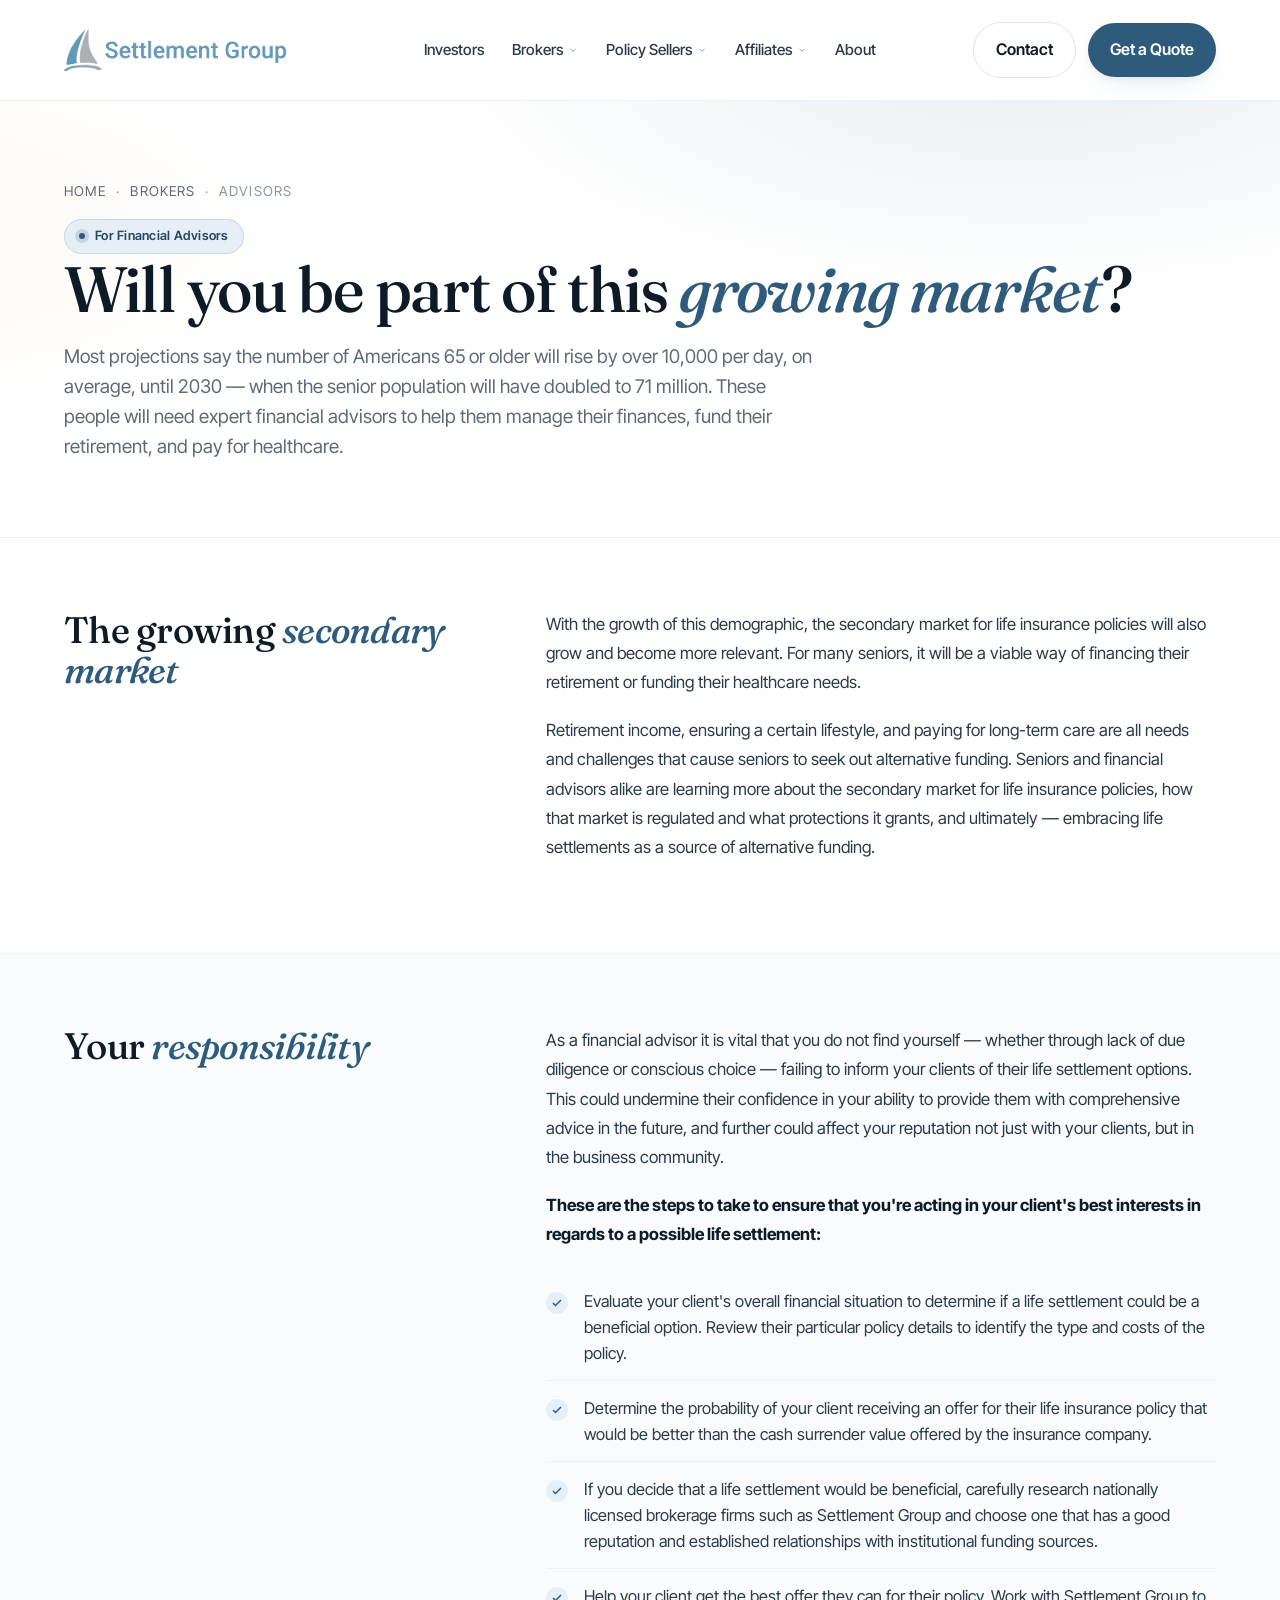
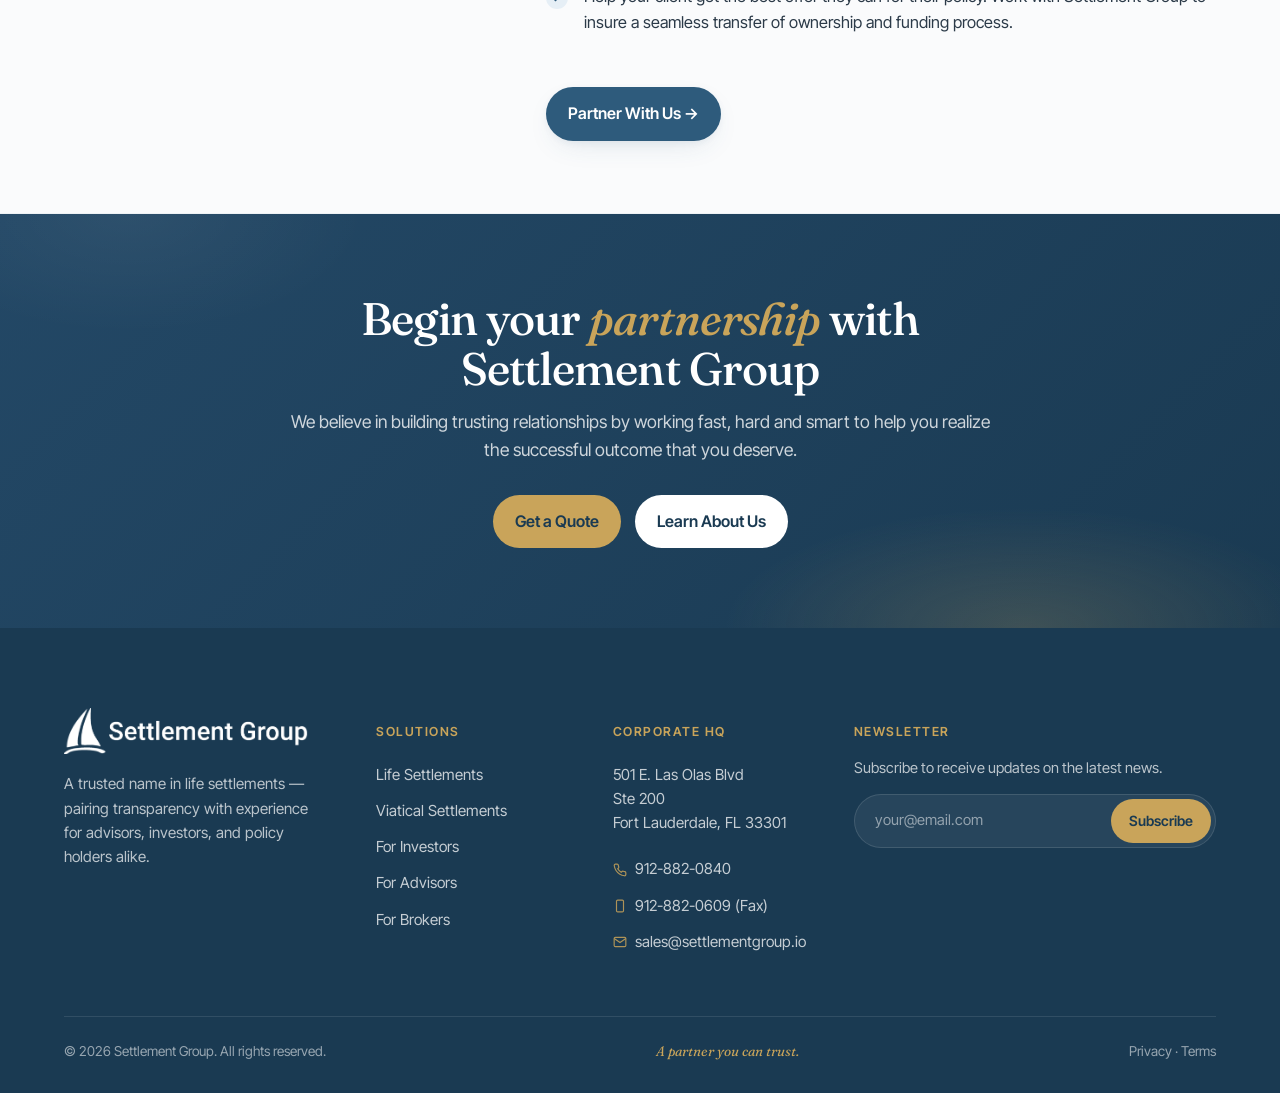
<file: advisors.html>
<!DOCTYPE html>
<html lang="en">
<head>
<meta charset="UTF-8" />
<meta name="viewport" content="width=device-width, initial-scale=1.0" />
<title>Financial Advisors | Settlement Group</title>
<meta name="description" content="Financial advisor resources for understanding and recommending life settlement options to senior clients." />
<link rel="preconnect" href="https://fonts.googleapis.com">
<link rel="preconnect" href="https://fonts.gstatic.com" crossorigin>
<link href="https://fonts.googleapis.com/css2?family=Fraunces:opsz,wght@9..144,400;9..144,500;9..144,600;9..144,700&family=Inter+Tight:wght@400;500;600;700&display=swap" rel="stylesheet">
<link rel="stylesheet" href="styles.css" />
</head>
<body>
<header class="site-header">
  <div class="container">
    <nav class="nav" aria-label="Primary">
      <a href="index.html" class="logo" aria-label="Settlement Group home">
        <img src="logo-transparent.png" alt="Settlement Group" />
      </a>
      <ul class="nav-links">
        <li><a href="investors.html">Investors</a></li>
        <li>
          <span class="nav-trigger">Brokers <svg class="nav-caret" viewBox="0 0 24 24" fill="none" stroke="currentColor" stroke-width="2"><polyline points="6 9 12 15 18 9"/></svg></span>
          <ul class="nav-submenu">
            <li><a href="advisors.html">Advisors</a></li>
            <li><a href="brokers.html">Brokers &amp; Agents</a></li>
            <li><a href="financial-professionals.html">Financial Professionals</a></li>
          </ul>
        </li>
        <li>
          <span class="nav-trigger">Policy Sellers <svg class="nav-caret" viewBox="0 0 24 24" fill="none" stroke="currentColor" stroke-width="2"><polyline points="6 9 12 15 18 9"/></svg></span>
          <ul class="nav-submenu">
            <li><a href="policy-sellers.html">Life Settlements</a></li>
            <li><a href="viatical-settlements.html">Viatical Settlements</a></li>
          </ul>
        </li>
        <li>
          <span class="nav-trigger">Affiliates <svg class="nav-caret" viewBox="0 0 24 24" fill="none" stroke="currentColor" stroke-width="2"><polyline points="6 9 12 15 18 9"/></svg></span>
          <ul class="nav-submenu">
            <li><a href="https://www.settlementoptions.io/" target="_blank" rel="noopener">Settlement Options</a></li>
            <li><a href="https://www.settlementservices.io/" target="_blank" rel="noopener">Settlement Services</a></li>
          </ul>
        </li>
        <li><a href="about.html">About</a></li>
      </ul>
      <div class="nav-cta">
        <a href="contact.html" class="btn btn-ghost">Contact</a>
        <a href="contact.html" class="btn btn-primary">Get a Quote</a>
        <button class="burger" aria-label="Open menu">
          <svg viewBox="0 0 24 24" fill="none" stroke="currentColor" stroke-width="2"><line x1="3" y1="6" x2="21" y2="6"/><line x1="3" y1="12" x2="21" y2="12"/><line x1="3" y1="18" x2="21" y2="18"/></svg>
        </button>
      </div>
    </nav>
  </div>
</header>

<!-- Mobile menu -->
<div class="mobile-menu">
  <div class="mobile-menu-head">
    <a href="index.html" class="logo"><img src="logo-transparent.png" alt="Settlement Group" style="height:40px"/></a>
    <button class="mobile-menu-close" aria-label="Close menu">
      <svg viewBox="0 0 24 24" fill="none" stroke="currentColor" stroke-width="2"><line x1="18" y1="6" x2="6" y2="18"/><line x1="6" y1="6" x2="18" y2="18"/></svg>
    </button>
  </div>
  <a href="index.html">Home</a>
  <a href="investors.html">Investors</a>
  <div class="group-label">Brokers</div>
  <a href="advisors.html" class="sub">Advisors</a>
  <a href="brokers.html" class="sub">Brokers &amp; Agents</a>
  <a href="financial-professionals.html" class="sub">Financial Professionals</a>
  <div class="group-label">Policy Sellers</div>
  <a href="policy-sellers.html" class="sub">Life Settlements</a>
  <a href="viatical-settlements.html" class="sub">Viatical Settlements</a>
  <div class="group-label">Affiliates</div>
  <a href="https://www.settlementoptions.io/" class="sub" target="_blank">Settlement Options</a>
  <a href="https://www.settlementservices.io/" class="sub" target="_blank">Settlement Services</a>
  <a href="about.html">About</a>
  <a href="contact.html">Contact</a>
  <a href="contact.html" class="btn btn-primary" style="margin-top:20px">Get a Quote</a>
</div>


<section class="page-hero">
  <div class="container">
    <div class="breadcrumbs"><a href="index.html">Home</a><span>·</span><a href="brokers.html">Brokers</a><span>·</span><span>Advisors</span></div>
    <span class="eyebrow">For Financial Advisors</span>
    <h1>Will you be part of this <em>growing market</em>?</h1>
    <p class="lead">Most projections say the number of Americans 65 or older will rise by over 10,000 per day, on average, until 2030 — when the senior population will have doubled to 71 million. These people will need expert financial advisors to help them manage their finances, fund their retirement, and pay for healthcare.</p>
  </div>
</section>

<section class="content-section">
  <div class="container content-grid">
    <h2>The growing <em>secondary market</em></h2>
    <div class="content-body">
      <p>With the growth of this demographic, the secondary market for life insurance policies will also grow and become more relevant. For many seniors, it will be a viable way of financing their retirement or funding their healthcare needs.</p>
      <p>Retirement income, ensuring a certain lifestyle, and paying for long-term care are all needs and challenges that cause seniors to seek out alternative funding. Seniors and financial advisors alike are learning more about the secondary market for life insurance policies, how that market is regulated and what protections it grants, and ultimately — embracing life settlements as a source of alternative funding.</p>
    </div>
  </div>
</section>

<section class="content-section" style="background:var(--bg-soft);border-top:1px solid var(--ink-100);border-bottom:1px solid var(--ink-100)">
  <div class="container content-grid">
    <h2>Your <em>responsibility</em></h2>
    <div class="content-body">
      <p>As a financial advisor it is vital that you do not find yourself — whether through lack of due diligence or conscious choice — failing to inform your clients of their life settlement options. This could undermine their confidence in your ability to provide them with comprehensive advice in the future, and further could affect your reputation not just with your clients, but in the business community.</p>
      <p><strong>These are the steps to take to ensure that you're acting in your client's best interests in regards to a possible life settlement:</strong></p>
      <ul class="content-list">
        <li>Evaluate your client's overall financial situation to determine if a life settlement could be a beneficial option. Review their particular policy details to identify the type and costs of the policy.</li>
        <li>Determine the probability of your client receiving an offer for their life insurance policy that would be better than the cash surrender value offered by the insurance company.</li>
        <li>If you decide that a life settlement would be beneficial, carefully research nationally licensed brokerage firms such as Settlement Group and choose one that has a good reputation and established relationships with institutional funding sources.</li>
        <li>Help your client get the best offer they can for their policy. Work with Settlement Group to insure a seamless transfer of ownership and funding process.</li>
      </ul>
      <a href="contact.html" class="btn btn-primary" style="margin-top:14px">Partner With Us →</a>
    </div>
  </div>
</section>


<!-- ============== FINAL CTA STRIP ============== -->
<section class="cta-strip">
  <div class="container cta-strip-inner">
    <h2>Begin your <em>partnership</em> with Settlement Group</h2>
    <p>We believe in building trusting relationships by working fast, hard and smart to help you realize the successful outcome that you deserve.</p>
    <div class="cta-strip-actions">
      <a href="contact.html" class="btn btn-gold">Get a Quote</a>
      <a href="about.html" class="btn btn-white">Learn About Us</a>
    </div>
  </div>
</section>

<!-- ============== FOOTER ============== -->
<footer class="site-footer">
  <div class="container">
    <div class="footer-grid">
      <div class="footer-brand">
        <img src="logo-white.png" alt="Settlement Group" />
        <p>A trusted name in life settlements — pairing transparency with experience for advisors, investors, and policy holders alike.</p>
      </div>
      <div class="footer-col">
        <h4>Solutions</h4>
        <a href="policy-sellers.html">Life Settlements</a>
        <a href="viatical-settlements.html">Viatical Settlements</a>
        <a href="investors.html">For Investors</a>
        <a href="advisors.html">For Advisors</a>
        <a href="brokers.html">For Brokers</a>
      </div>
      <div class="footer-col">
        <h4>Corporate HQ</h4>
        <a href="https://g.co/kgs/3reo2uZ" target="_blank" rel="noopener">501 E. Las Olas Blvd<br>Ste 200<br>Fort Lauderdale, FL 33301</a>
        <a href="tel:9128820840" style="margin-top:10px">
          <svg class="ico" viewBox="0 0 24 24" fill="none" stroke="currentColor" stroke-width="2"><path d="M22 16.92v3a2 2 0 0 1-2.18 2 19.79 19.79 0 0 1-8.63-3.07 19.5 19.5 0 0 1-6-6 19.79 19.79 0 0 1-3.07-8.67A2 2 0 0 1 4.11 2h3a2 2 0 0 1 2 1.72c.13.95.37 1.88.72 2.76a2 2 0 0 1-.45 2.11L8.09 9.91a16 16 0 0 0 6 6l1.32-1.32a2 2 0 0 1 2.11-.45c.88.35 1.81.59 2.76.72A2 2 0 0 1 22 16.92z"/></svg>
          912-882-0840
        </a>
        <a href="tel:9128820609">
          <svg class="ico" viewBox="0 0 24 24" fill="none" stroke="currentColor" stroke-width="2"><rect x="6" y="2" width="12" height="20" rx="2"/><line x1="12" y1="18" x2="12" y2="18"/></svg>
          912-882-0609 (Fax)
        </a>
        <a href="mailto:sales@settlementgroup.io">
          <svg class="ico" viewBox="0 0 24 24" fill="none" stroke="currentColor" stroke-width="2"><path d="M4 4h16c1.1 0 2 .9 2 2v12c0 1.1-.9 2-2 2H4c-1.1 0-2-.9-2-2V6c0-1.1.9-2 2-2z"/><polyline points="22,6 12,13 2,6"/></svg>
          sales@settlementgroup.io
        </a>
      </div>
      <div class="footer-col">
        <h4>Newsletter</h4>
        <p style="font-size:.92rem;color:rgba(255,255,255,.7);margin-bottom:14px">Subscribe to receive updates on the latest news.</p>
        <form class="newsletter-form" novalidate>
          <input type="email" placeholder="your@email.com" required />
          <button type="submit">Subscribe</button>
        </form>
      </div>
    </div>
    <div class="footer-bottom">
      <span>© 2026 Settlement Group. All rights reserved.</span>
      <span><em>A partner you can trust.</em></span>
      <span>Privacy · Terms</span>
    </div>
  </div>
</footer>

<script src="script.js"></script>
</body>
</html>
</file>
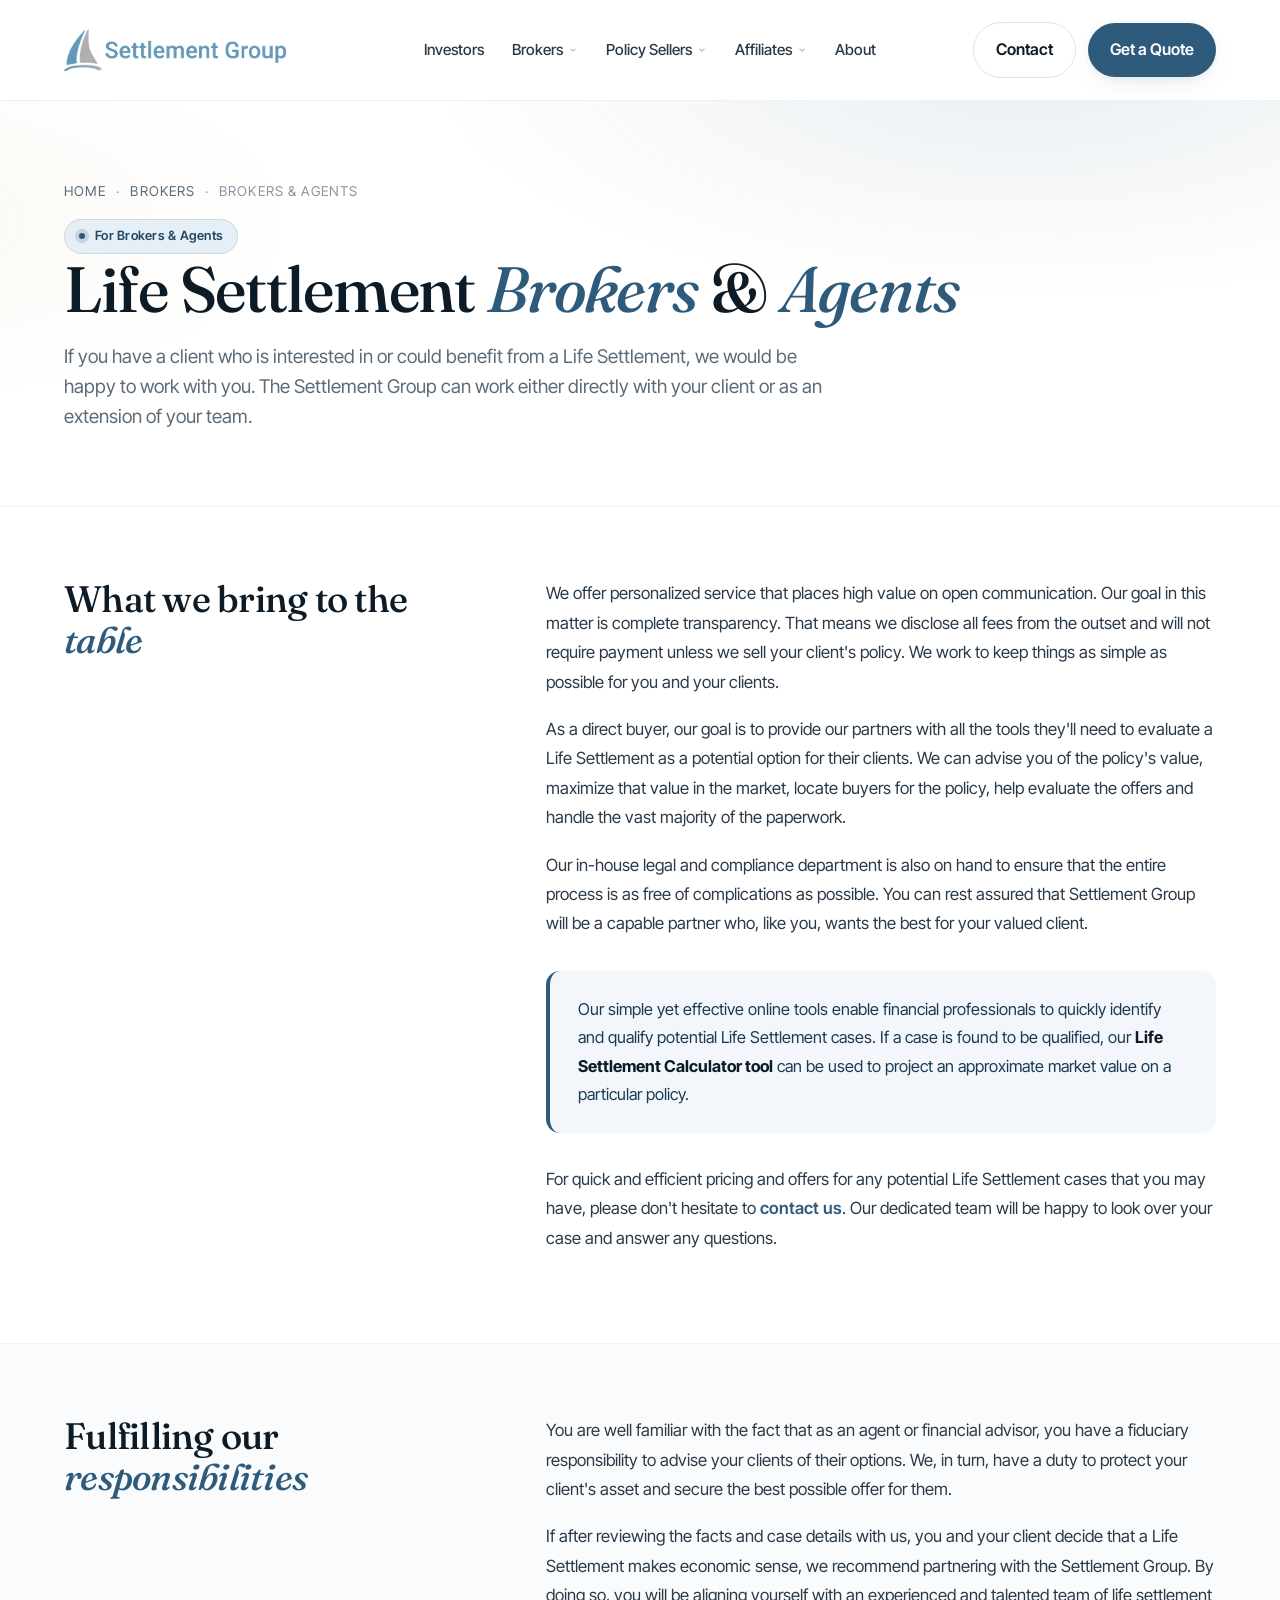
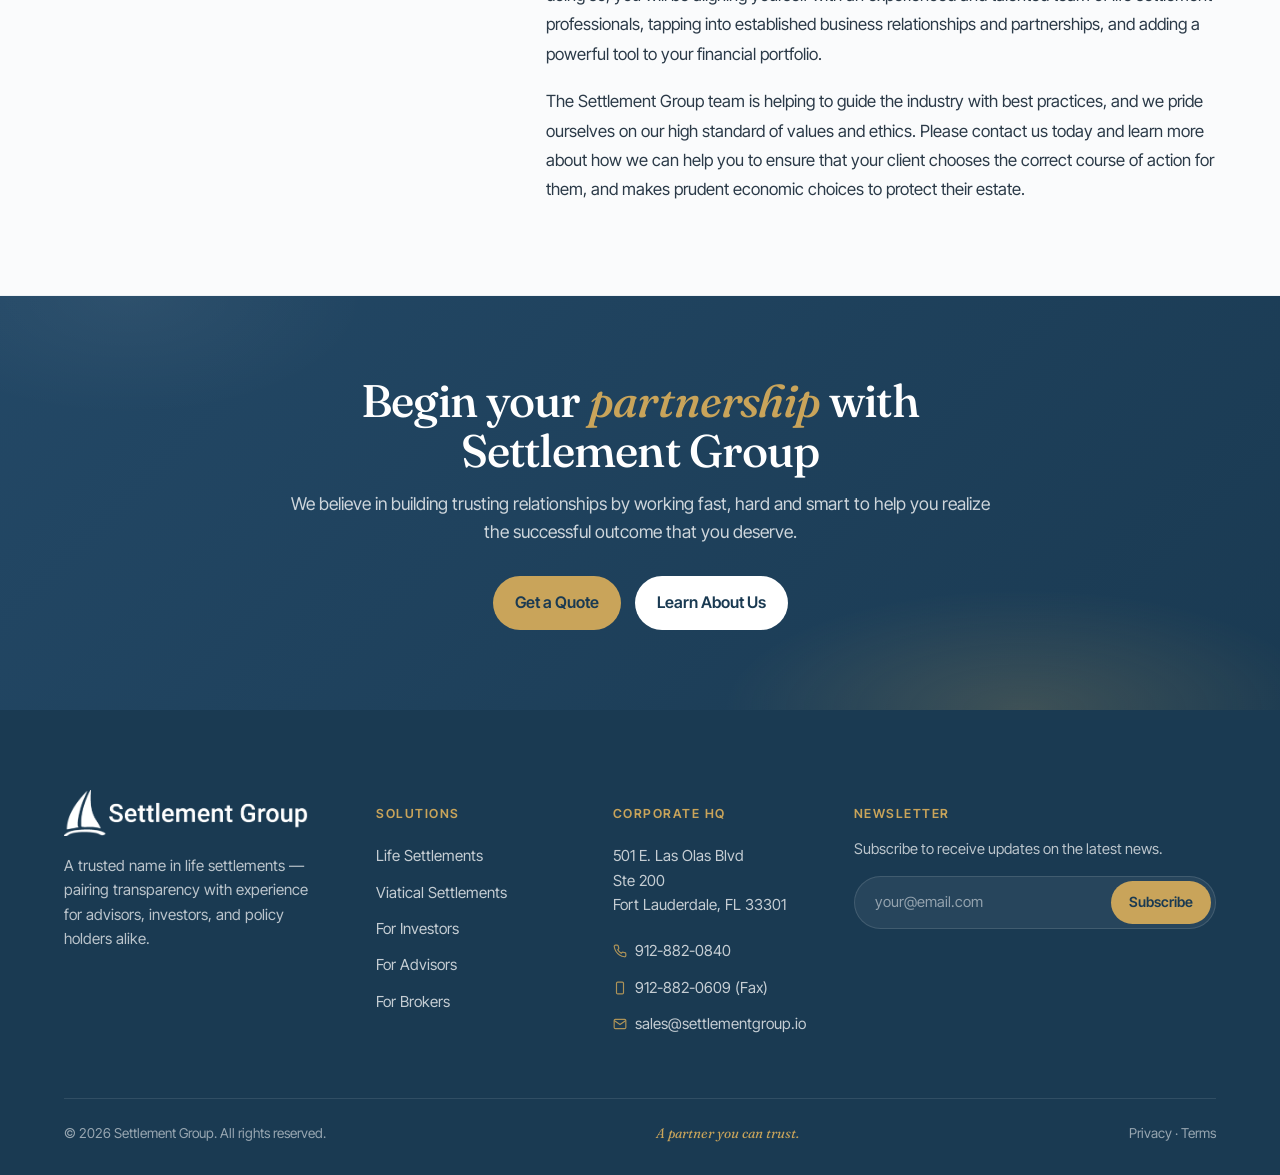
<file: brokers.html>
<!DOCTYPE html>
<html lang="en">
<head>
<meta charset="UTF-8" />
<meta name="viewport" content="width=device-width, initial-scale=1.0" />
<title>Life Settlement Brokers & Agents | Settlement Group</title>
<meta name="description" content="Partner with Settlement Group as a broker or agent. Transparent fees, expert support, and complete case management." />
<link rel="preconnect" href="https://fonts.googleapis.com">
<link rel="preconnect" href="https://fonts.gstatic.com" crossorigin>
<link href="https://fonts.googleapis.com/css2?family=Fraunces:opsz,wght@9..144,400;9..144,500;9..144,600;9..144,700&family=Inter+Tight:wght@400;500;600;700&display=swap" rel="stylesheet">
<link rel="stylesheet" href="styles.css" />
</head>
<body>
<header class="site-header">
  <div class="container">
    <nav class="nav" aria-label="Primary">
      <a href="index.html" class="logo" aria-label="Settlement Group home">
        <img src="logo-transparent.png" alt="Settlement Group" />
      </a>
      <ul class="nav-links">
        <li><a href="investors.html">Investors</a></li>
        <li>
          <span class="nav-trigger">Brokers <svg class="nav-caret" viewBox="0 0 24 24" fill="none" stroke="currentColor" stroke-width="2"><polyline points="6 9 12 15 18 9"/></svg></span>
          <ul class="nav-submenu">
            <li><a href="advisors.html">Advisors</a></li>
            <li><a href="brokers.html">Brokers &amp; Agents</a></li>
            <li><a href="financial-professionals.html">Financial Professionals</a></li>
          </ul>
        </li>
        <li>
          <span class="nav-trigger">Policy Sellers <svg class="nav-caret" viewBox="0 0 24 24" fill="none" stroke="currentColor" stroke-width="2"><polyline points="6 9 12 15 18 9"/></svg></span>
          <ul class="nav-submenu">
            <li><a href="policy-sellers.html">Life Settlements</a></li>
            <li><a href="viatical-settlements.html">Viatical Settlements</a></li>
          </ul>
        </li>
        <li>
          <span class="nav-trigger">Affiliates <svg class="nav-caret" viewBox="0 0 24 24" fill="none" stroke="currentColor" stroke-width="2"><polyline points="6 9 12 15 18 9"/></svg></span>
          <ul class="nav-submenu">
            <li><a href="https://www.settlementoptions.io/" target="_blank" rel="noopener">Settlement Options</a></li>
            <li><a href="https://www.settlementservices.io/" target="_blank" rel="noopener">Settlement Services</a></li>
          </ul>
        </li>
        <li><a href="about.html">About</a></li>
      </ul>
      <div class="nav-cta">
        <a href="contact.html" class="btn btn-ghost">Contact</a>
        <a href="contact.html" class="btn btn-primary">Get a Quote</a>
        <button class="burger" aria-label="Open menu">
          <svg viewBox="0 0 24 24" fill="none" stroke="currentColor" stroke-width="2"><line x1="3" y1="6" x2="21" y2="6"/><line x1="3" y1="12" x2="21" y2="12"/><line x1="3" y1="18" x2="21" y2="18"/></svg>
        </button>
      </div>
    </nav>
  </div>
</header>

<!-- Mobile menu -->
<div class="mobile-menu">
  <div class="mobile-menu-head">
    <a href="index.html" class="logo"><img src="logo-transparent.png" alt="Settlement Group" style="height:40px"/></a>
    <button class="mobile-menu-close" aria-label="Close menu">
      <svg viewBox="0 0 24 24" fill="none" stroke="currentColor" stroke-width="2"><line x1="18" y1="6" x2="6" y2="18"/><line x1="6" y1="6" x2="18" y2="18"/></svg>
    </button>
  </div>
  <a href="index.html">Home</a>
  <a href="investors.html">Investors</a>
  <div class="group-label">Brokers</div>
  <a href="advisors.html" class="sub">Advisors</a>
  <a href="brokers.html" class="sub">Brokers &amp; Agents</a>
  <a href="financial-professionals.html" class="sub">Financial Professionals</a>
  <div class="group-label">Policy Sellers</div>
  <a href="policy-sellers.html" class="sub">Life Settlements</a>
  <a href="viatical-settlements.html" class="sub">Viatical Settlements</a>
  <div class="group-label">Affiliates</div>
  <a href="https://www.settlementoptions.io/" class="sub" target="_blank">Settlement Options</a>
  <a href="https://www.settlementservices.io/" class="sub" target="_blank">Settlement Services</a>
  <a href="about.html">About</a>
  <a href="contact.html">Contact</a>
  <a href="contact.html" class="btn btn-primary" style="margin-top:20px">Get a Quote</a>
</div>


<section class="page-hero">
  <div class="container">
    <div class="breadcrumbs"><a href="index.html">Home</a><span>·</span><a href="brokers.html">Brokers</a><span>·</span><span>Brokers &amp; Agents</span></div>
    <span class="eyebrow">For Brokers &amp; Agents</span>
    <h1>Life Settlement <em>Brokers</em> &amp; <em>Agents</em></h1>
    <p class="lead">If you have a client who is interested in or could benefit from a Life Settlement, we would be happy to work with you. The Settlement Group can work either directly with your client or as an extension of your team.</p>
  </div>
</section>

<section class="content-section">
  <div class="container content-grid">
    <h2>What we bring to the <em>table</em></h2>
    <div class="content-body">
      <p>We offer personalized service that places high value on open communication. Our goal in this matter is complete transparency. That means we disclose all fees from the outset and will not require payment unless we sell your client's policy. We work to keep things as simple as possible for you and your clients.</p>
      <p>As a direct buyer, our goal is to provide our partners with all the tools they'll need to evaluate a Life Settlement as a potential option for their clients. We can advise you of the policy's value, maximize that value in the market, locate buyers for the policy, help evaluate the offers and handle the vast majority of the paperwork.</p>
      <p>Our in-house legal and compliance department is also on hand to ensure that the entire process is as free of complications as possible. You can rest assured that Settlement Group will be a capable partner who, like you, wants the best for your valued client.</p>
      <div class="callout">
        <p>Our simple yet effective online tools enable financial professionals to quickly identify and qualify potential Life Settlement cases. If a case is found to be qualified, our <strong>Life Settlement Calculator tool</strong> can be used to project an approximate market value on a particular policy.</p>
      </div>
      <p>For quick and efficient pricing and offers for any potential Life Settlement cases that you may have, please don't hesitate to <a href="contact.html" style="color:var(--brand-700);font-weight:600">contact us</a>. Our dedicated team will be happy to look over your case and answer any questions.</p>
    </div>
  </div>
</section>

<section class="content-section" style="background:var(--bg-soft);border-top:1px solid var(--ink-100);border-bottom:1px solid var(--ink-100)">
  <div class="container content-grid">
    <h2>Fulfilling our <em>responsibilities</em></h2>
    <div class="content-body">
      <p>You are well familiar with the fact that as an agent or financial advisor, you have a fiduciary responsibility to advise your clients of their options. We, in turn, have a duty to protect your client's asset and secure the best possible offer for them.</p>
      <p>If after reviewing the facts and case details with us, you and your client decide that a Life Settlement makes economic sense, we recommend partnering with the Settlement Group. By doing so, you will be aligning yourself with an experienced and talented team of life settlement professionals, tapping into established business relationships and partnerships, and adding a powerful tool to your financial portfolio.</p>
      <p>The Settlement Group team is helping to guide the industry with best practices, and we pride ourselves on our high standard of values and ethics. Please contact us today and learn more about how we can help you to ensure that your client chooses the correct course of action for them, and makes prudent economic choices to protect their estate.</p>
    </div>
  </div>
</section>


<!-- ============== FINAL CTA STRIP ============== -->
<section class="cta-strip">
  <div class="container cta-strip-inner">
    <h2>Begin your <em>partnership</em> with Settlement Group</h2>
    <p>We believe in building trusting relationships by working fast, hard and smart to help you realize the successful outcome that you deserve.</p>
    <div class="cta-strip-actions">
      <a href="contact.html" class="btn btn-gold">Get a Quote</a>
      <a href="about.html" class="btn btn-white">Learn About Us</a>
    </div>
  </div>
</section>

<!-- ============== FOOTER ============== -->
<footer class="site-footer">
  <div class="container">
    <div class="footer-grid">
      <div class="footer-brand">
        <img src="logo-white.png" alt="Settlement Group" />
        <p>A trusted name in life settlements — pairing transparency with experience for advisors, investors, and policy holders alike.</p>
      </div>
      <div class="footer-col">
        <h4>Solutions</h4>
        <a href="policy-sellers.html">Life Settlements</a>
        <a href="viatical-settlements.html">Viatical Settlements</a>
        <a href="investors.html">For Investors</a>
        <a href="advisors.html">For Advisors</a>
        <a href="brokers.html">For Brokers</a>
      </div>
      <div class="footer-col">
        <h4>Corporate HQ</h4>
        <a href="https://g.co/kgs/3reo2uZ" target="_blank" rel="noopener">501 E. Las Olas Blvd<br>Ste 200<br>Fort Lauderdale, FL 33301</a>
        <a href="tel:9128820840" style="margin-top:10px">
          <svg class="ico" viewBox="0 0 24 24" fill="none" stroke="currentColor" stroke-width="2"><path d="M22 16.92v3a2 2 0 0 1-2.18 2 19.79 19.79 0 0 1-8.63-3.07 19.5 19.5 0 0 1-6-6 19.79 19.79 0 0 1-3.07-8.67A2 2 0 0 1 4.11 2h3a2 2 0 0 1 2 1.72c.13.95.37 1.88.72 2.76a2 2 0 0 1-.45 2.11L8.09 9.91a16 16 0 0 0 6 6l1.32-1.32a2 2 0 0 1 2.11-.45c.88.35 1.81.59 2.76.72A2 2 0 0 1 22 16.92z"/></svg>
          912-882-0840
        </a>
        <a href="tel:9128820609">
          <svg class="ico" viewBox="0 0 24 24" fill="none" stroke="currentColor" stroke-width="2"><rect x="6" y="2" width="12" height="20" rx="2"/><line x1="12" y1="18" x2="12" y2="18"/></svg>
          912-882-0609 (Fax)
        </a>
        <a href="mailto:sales@settlementgroup.io">
          <svg class="ico" viewBox="0 0 24 24" fill="none" stroke="currentColor" stroke-width="2"><path d="M4 4h16c1.1 0 2 .9 2 2v12c0 1.1-.9 2-2 2H4c-1.1 0-2-.9-2-2V6c0-1.1.9-2 2-2z"/><polyline points="22,6 12,13 2,6"/></svg>
          sales@settlementgroup.io
        </a>
      </div>
      <div class="footer-col">
        <h4>Newsletter</h4>
        <p style="font-size:.92rem;color:rgba(255,255,255,.7);margin-bottom:14px">Subscribe to receive updates on the latest news.</p>
        <form class="newsletter-form" novalidate>
          <input type="email" placeholder="your@email.com" required />
          <button type="submit">Subscribe</button>
        </form>
      </div>
    </div>
    <div class="footer-bottom">
      <span>© 2026 Settlement Group. All rights reserved.</span>
      <span><em>A partner you can trust.</em></span>
      <span>Privacy · Terms</span>
    </div>
  </div>
</footer>

<script src="script.js"></script>
</body>
</html>
</file>
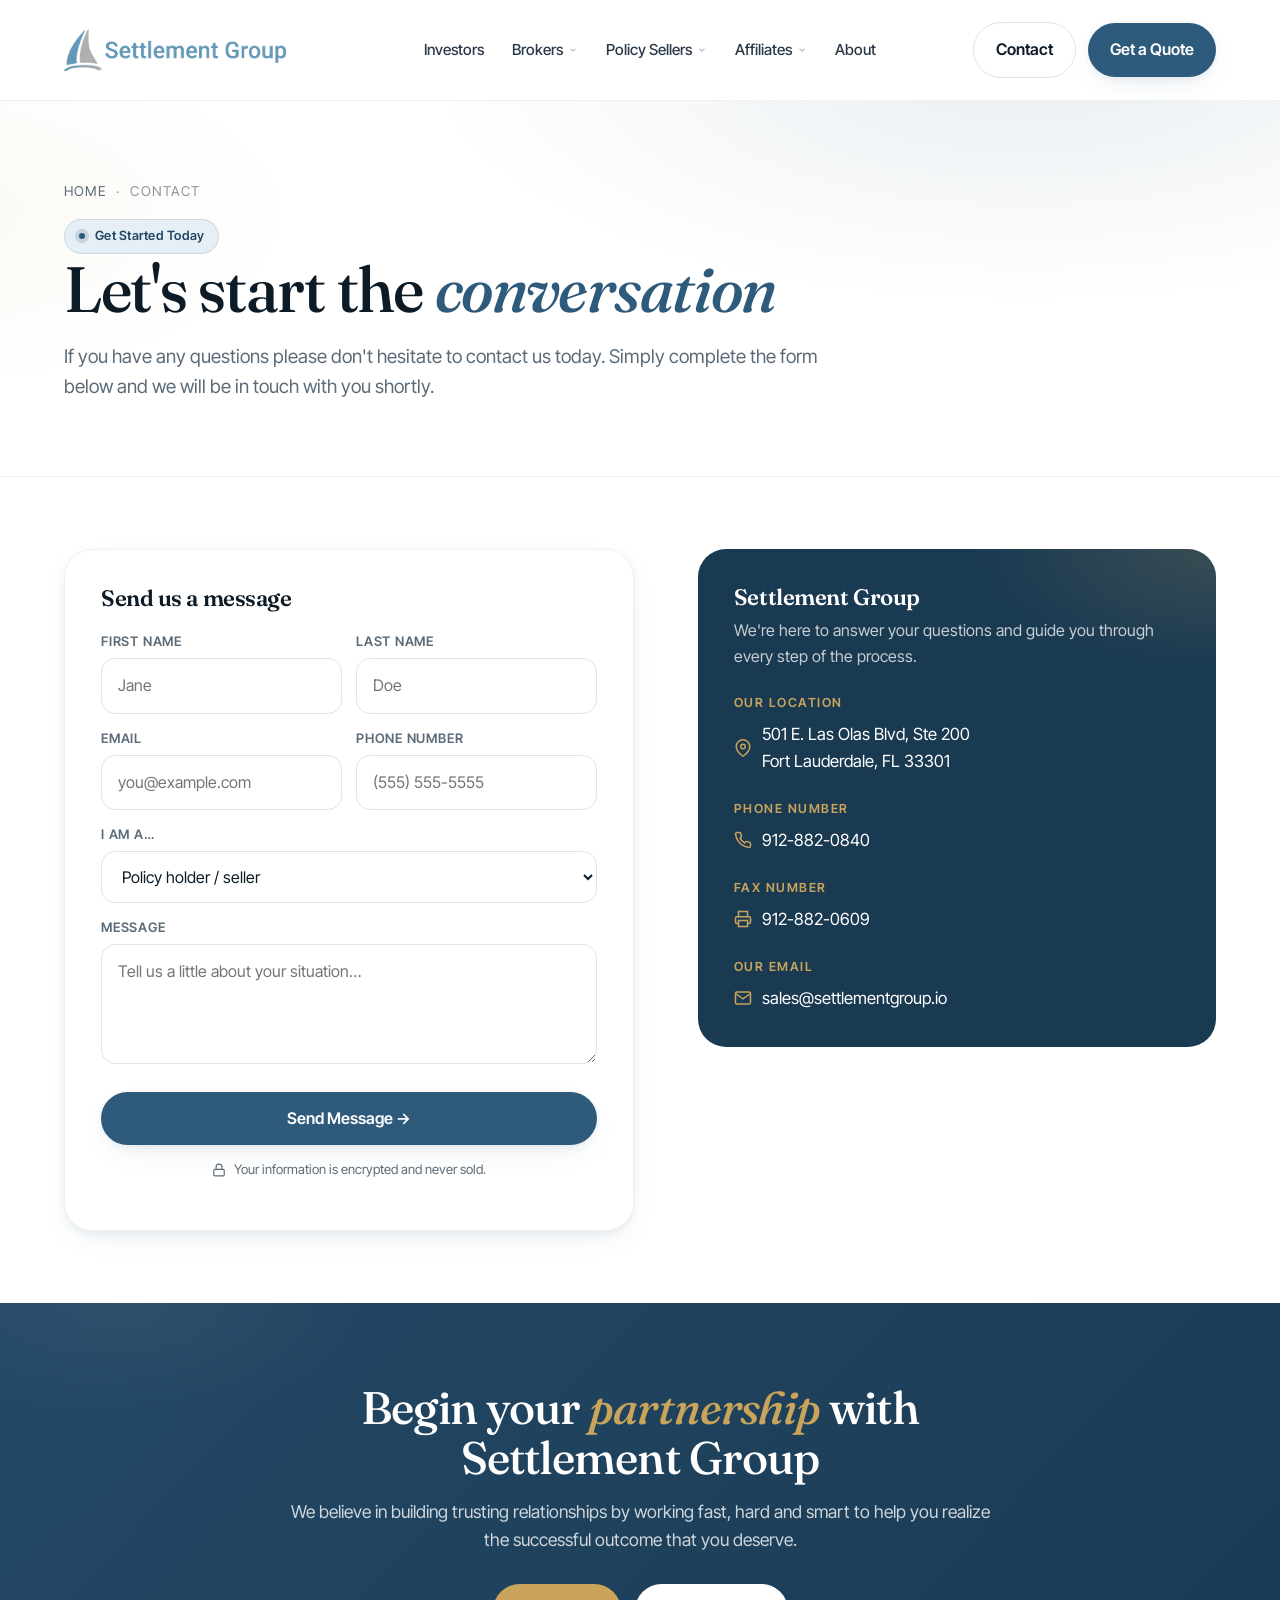
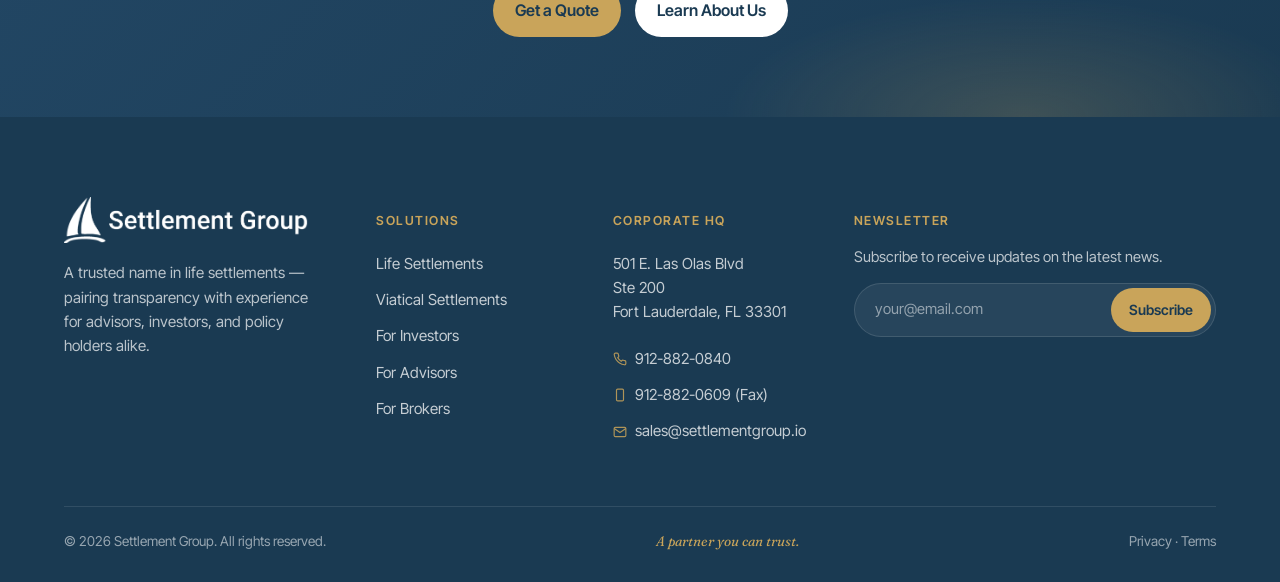
<file: contact.html>
<!DOCTYPE html>
<html lang="en">
<head>
<meta charset="UTF-8" />
<meta name="viewport" content="width=device-width, initial-scale=1.0" />
<title>Contact Us | Settlement Group</title>
<meta name="description" content="Get in touch with the Settlement Group team. Get a free estimate, ask questions, or start your partnership today." />
<link rel="preconnect" href="https://fonts.googleapis.com">
<link rel="preconnect" href="https://fonts.gstatic.com" crossorigin>
<link href="https://fonts.googleapis.com/css2?family=Fraunces:opsz,wght@9..144,400;9..144,500;9..144,600;9..144,700&family=Inter+Tight:wght@400;500;600;700&display=swap" rel="stylesheet">
<link rel="stylesheet" href="styles.css" />
</head>
<body>
<header class="site-header">
  <div class="container">
    <nav class="nav" aria-label="Primary">
      <a href="index.html" class="logo" aria-label="Settlement Group home">
        <img src="logo-transparent.png" alt="Settlement Group" />
      </a>
      <ul class="nav-links">
        <li><a href="investors.html">Investors</a></li>
        <li>
          <span class="nav-trigger">Brokers <svg class="nav-caret" viewBox="0 0 24 24" fill="none" stroke="currentColor" stroke-width="2"><polyline points="6 9 12 15 18 9"/></svg></span>
          <ul class="nav-submenu">
            <li><a href="advisors.html">Advisors</a></li>
            <li><a href="brokers.html">Brokers &amp; Agents</a></li>
            <li><a href="financial-professionals.html">Financial Professionals</a></li>
          </ul>
        </li>
        <li>
          <span class="nav-trigger">Policy Sellers <svg class="nav-caret" viewBox="0 0 24 24" fill="none" stroke="currentColor" stroke-width="2"><polyline points="6 9 12 15 18 9"/></svg></span>
          <ul class="nav-submenu">
            <li><a href="policy-sellers.html">Life Settlements</a></li>
            <li><a href="viatical-settlements.html">Viatical Settlements</a></li>
          </ul>
        </li>
        <li>
          <span class="nav-trigger">Affiliates <svg class="nav-caret" viewBox="0 0 24 24" fill="none" stroke="currentColor" stroke-width="2"><polyline points="6 9 12 15 18 9"/></svg></span>
          <ul class="nav-submenu">
            <li><a href="https://www.settlementoptions.io/" target="_blank" rel="noopener">Settlement Options</a></li>
            <li><a href="https://www.settlementservices.io/" target="_blank" rel="noopener">Settlement Services</a></li>
          </ul>
        </li>
        <li><a href="about.html">About</a></li>
      </ul>
      <div class="nav-cta">
        <a href="contact.html" class="btn btn-ghost">Contact</a>
        <a href="contact.html" class="btn btn-primary">Get a Quote</a>
        <button class="burger" aria-label="Open menu">
          <svg viewBox="0 0 24 24" fill="none" stroke="currentColor" stroke-width="2"><line x1="3" y1="6" x2="21" y2="6"/><line x1="3" y1="12" x2="21" y2="12"/><line x1="3" y1="18" x2="21" y2="18"/></svg>
        </button>
      </div>
    </nav>
  </div>
</header>

<!-- Mobile menu -->
<div class="mobile-menu">
  <div class="mobile-menu-head">
    <a href="index.html" class="logo"><img src="logo-transparent.png" alt="Settlement Group" style="height:40px"/></a>
    <button class="mobile-menu-close" aria-label="Close menu">
      <svg viewBox="0 0 24 24" fill="none" stroke="currentColor" stroke-width="2"><line x1="18" y1="6" x2="6" y2="18"/><line x1="6" y1="6" x2="18" y2="18"/></svg>
    </button>
  </div>
  <a href="index.html">Home</a>
  <a href="investors.html">Investors</a>
  <div class="group-label">Brokers</div>
  <a href="advisors.html" class="sub">Advisors</a>
  <a href="brokers.html" class="sub">Brokers &amp; Agents</a>
  <a href="financial-professionals.html" class="sub">Financial Professionals</a>
  <div class="group-label">Policy Sellers</div>
  <a href="policy-sellers.html" class="sub">Life Settlements</a>
  <a href="viatical-settlements.html" class="sub">Viatical Settlements</a>
  <div class="group-label">Affiliates</div>
  <a href="https://www.settlementoptions.io/" class="sub" target="_blank">Settlement Options</a>
  <a href="https://www.settlementservices.io/" class="sub" target="_blank">Settlement Services</a>
  <a href="about.html">About</a>
  <a href="contact.html">Contact</a>
  <a href="contact.html" class="btn btn-primary" style="margin-top:20px">Get a Quote</a>
</div>


<style>
  .contact-wrap{display:grid;grid-template-columns:1.1fr 1fr;gap:64px;align-items:start}
  @media (max-width:900px){.contact-wrap{grid-template-columns:1fr;gap:40px}}
  .contact-form{
    background:#fff;border:1px solid var(--ink-100);border-radius:var(--radius-xl);
    padding:36px;box-shadow:var(--shadow);
  }
  @media (max-width:600px){.contact-form{padding:24px}}
  .form-row{display:grid;grid-template-columns:1fr 1fr;gap:14px;margin-bottom:14px}
  @media (max-width:540px){.form-row{grid-template-columns:1fr}}
  .form-field label{
    font-size:.82rem;color:var(--ink-500);text-transform:uppercase;letter-spacing:.06em;
    font-weight:600;display:block;margin-bottom:6px;
  }
  .form-field input, .form-field textarea, .form-field select{
    width:100%;padding:14px 16px;border:1.5px solid var(--ink-200);border-radius:var(--radius);
    font:inherit;color:var(--ink-900);background:#fff;
  }
  .form-field input:focus, .form-field textarea:focus, .form-field select:focus{
    outline:none;border-color:var(--brand-700);box-shadow:0 0 0 4px rgba(46,91,124,.12);
  }
  .form-field textarea{min-height:120px;resize:vertical}
  .contact-info-card{
    background:var(--brand-900);color:#fff;border-radius:var(--radius-xl);padding:36px;
    position:relative;overflow:hidden;
  }
  .contact-info-card::before{
    content:"";position:absolute;inset:0;
    background:radial-gradient(400px 200px at 100% 0%, rgba(201,164,90,.18), transparent 60%);
    pointer-events:none;
  }
  .contact-info-card > *{position:relative;z-index:1}
  .contact-info-card h3{color:#fff;font-family:var(--font-display);margin-bottom:8px}
  .contact-info-card .info-label{
    font-size:.78rem;text-transform:uppercase;letter-spacing:.12em;color:var(--gold);font-weight:600;
    margin-top:24px;margin-bottom:8px;
  }
  .contact-info-card .info-value{color:#fff;font-size:1.05rem;display:flex;align-items:center;gap:10px}
  .contact-info-card .info-value svg{width:18px;height:18px;color:var(--gold);flex-shrink:0}
  .contact-info-card a{color:#fff}
  .contact-info-card a:hover{color:var(--gold)}
</style>

<section class="page-hero">
  <div class="container">
    <div class="breadcrumbs"><a href="index.html">Home</a><span>·</span><span>Contact</span></div>
    <span class="eyebrow">Get Started Today</span>
    <h1>Let's start the <em>conversation</em></h1>
    <p class="lead">If you have any questions please don't hesitate to contact us today. Simply complete the form below and we will be in touch with you shortly.</p>
  </div>
</section>

<section class="content-section">
  <div class="container">
    <div class="contact-wrap">
      <form class="contact-form" novalidate>
        <h3 style="margin-bottom:20px;font-family:var(--font-display)">Send us a message</h3>
        <div class="form-row">
          <div class="form-field">
            <label for="fn">First name</label>
            <input id="fn" type="text" placeholder="Jane" />
          </div>
          <div class="form-field">
            <label for="ln">Last name</label>
            <input id="ln" type="text" placeholder="Doe" />
          </div>
        </div>
        <div class="form-row">
          <div class="form-field">
            <label for="em">Email</label>
            <input id="em" type="email" placeholder="you@example.com" />
          </div>
          <div class="form-field">
            <label for="ph">Phone number</label>
            <input id="ph" type="tel" placeholder="(555) 555-5555" />
          </div>
        </div>
        <div class="form-field" style="margin-bottom:14px">
          <label for="role">I am a…</label>
          <select id="role">
            <option>Policy holder / seller</option>
            <option>Financial advisor</option>
            <option>Broker or agent</option>
            <option>Financial professional</option>
            <option>Institutional investor</option>
            <option>Other</option>
          </select>
        </div>
        <div class="form-field" style="margin-bottom:20px">
          <label for="msg">Message</label>
          <textarea id="msg" placeholder="Tell us a little about your situation…"></textarea>
        </div>
        <button type="submit" class="btn btn-primary" style="width:100%">Send Message →</button>
        <p style="font-size:.82rem;color:var(--ink-500);text-align:center;margin-top:14px;display:flex;align-items:center;justify-content:center;gap:8px">
          <svg width="14" height="14" viewBox="0 0 24 24" fill="none" stroke="currentColor" stroke-width="2"><rect x="3" y="11" width="18" height="11" rx="2"/><path d="M7 11V7a5 5 0 0 1 10 0v4"/></svg>
          Your information is encrypted and never sold.
        </p>
      </form>

      <div class="contact-info-card">
        <h3>Settlement Group</h3>
        <p style="color:rgba(255,255,255,.75);margin-bottom:0">We're here to answer your questions and guide you through every step of the process.</p>

        <div class="info-label">Our Location</div>
        <a href="https://g.co/kgs/3reo2uZ" target="_blank" rel="noopener" class="info-value">
          <svg viewBox="0 0 24 24" fill="none" stroke="currentColor" stroke-width="2"><path d="M21 10c0 7-9 13-9 13s-9-6-9-13a9 9 0 0 1 18 0z"/><circle cx="12" cy="10" r="3"/></svg>
          501 E. Las Olas Blvd, Ste 200<br>Fort Lauderdale, FL 33301
        </a>

        <div class="info-label">Phone Number</div>
        <a href="tel:9128820840" class="info-value">
          <svg viewBox="0 0 24 24" fill="none" stroke="currentColor" stroke-width="2"><path d="M22 16.92v3a2 2 0 0 1-2.18 2 19.79 19.79 0 0 1-8.63-3.07 19.5 19.5 0 0 1-6-6 19.79 19.79 0 0 1-3.07-8.67A2 2 0 0 1 4.11 2h3a2 2 0 0 1 2 1.72c.13.95.37 1.88.72 2.76a2 2 0 0 1-.45 2.11L8.09 9.91a16 16 0 0 0 6 6l1.32-1.32a2 2 0 0 1 2.11-.45c.88.35 1.81.59 2.76.72A2 2 0 0 1 22 16.92z"/></svg>
          912-882-0840
        </a>

        <div class="info-label">Fax Number</div>
        <a href="tel:9128820609" class="info-value">
          <svg viewBox="0 0 24 24" fill="none" stroke="currentColor" stroke-width="2"><polyline points="6 9 6 2 18 2 18 9"/><path d="M6 18H4a2 2 0 0 1-2-2v-5a2 2 0 0 1 2-2h16a2 2 0 0 1 2 2v5a2 2 0 0 1-2 2h-2"/><rect x="6" y="14" width="12" height="8"/></svg>
          912-882-0609
        </a>

        <div class="info-label">Our Email</div>
        <a href="mailto:sales@settlementgroup.io" class="info-value">
          <svg viewBox="0 0 24 24" fill="none" stroke="currentColor" stroke-width="2"><path d="M4 4h16c1.1 0 2 .9 2 2v12c0 1.1-.9 2-2 2H4c-1.1 0-2-.9-2-2V6c0-1.1.9-2 2-2z"/><polyline points="22,6 12,13 2,6"/></svg>
          sales@settlementgroup.io
        </a>
      </div>
    </div>
  </div>
</section>


<!-- ============== FINAL CTA STRIP ============== -->
<section class="cta-strip">
  <div class="container cta-strip-inner">
    <h2>Begin your <em>partnership</em> with Settlement Group</h2>
    <p>We believe in building trusting relationships by working fast, hard and smart to help you realize the successful outcome that you deserve.</p>
    <div class="cta-strip-actions">
      <a href="contact.html" class="btn btn-gold">Get a Quote</a>
      <a href="about.html" class="btn btn-white">Learn About Us</a>
    </div>
  </div>
</section>

<!-- ============== FOOTER ============== -->
<footer class="site-footer">
  <div class="container">
    <div class="footer-grid">
      <div class="footer-brand">
        <img src="logo-white.png" alt="Settlement Group" />
        <p>A trusted name in life settlements — pairing transparency with experience for advisors, investors, and policy holders alike.</p>
      </div>
      <div class="footer-col">
        <h4>Solutions</h4>
        <a href="policy-sellers.html">Life Settlements</a>
        <a href="viatical-settlements.html">Viatical Settlements</a>
        <a href="investors.html">For Investors</a>
        <a href="advisors.html">For Advisors</a>
        <a href="brokers.html">For Brokers</a>
      </div>
      <div class="footer-col">
        <h4>Corporate HQ</h4>
        <a href="https://g.co/kgs/3reo2uZ" target="_blank" rel="noopener">501 E. Las Olas Blvd<br>Ste 200<br>Fort Lauderdale, FL 33301</a>
        <a href="tel:9128820840" style="margin-top:10px">
          <svg class="ico" viewBox="0 0 24 24" fill="none" stroke="currentColor" stroke-width="2"><path d="M22 16.92v3a2 2 0 0 1-2.18 2 19.79 19.79 0 0 1-8.63-3.07 19.5 19.5 0 0 1-6-6 19.79 19.79 0 0 1-3.07-8.67A2 2 0 0 1 4.11 2h3a2 2 0 0 1 2 1.72c.13.95.37 1.88.72 2.76a2 2 0 0 1-.45 2.11L8.09 9.91a16 16 0 0 0 6 6l1.32-1.32a2 2 0 0 1 2.11-.45c.88.35 1.81.59 2.76.72A2 2 0 0 1 22 16.92z"/></svg>
          912-882-0840
        </a>
        <a href="tel:9128820609">
          <svg class="ico" viewBox="0 0 24 24" fill="none" stroke="currentColor" stroke-width="2"><rect x="6" y="2" width="12" height="20" rx="2"/><line x1="12" y1="18" x2="12" y2="18"/></svg>
          912-882-0609 (Fax)
        </a>
        <a href="mailto:sales@settlementgroup.io">
          <svg class="ico" viewBox="0 0 24 24" fill="none" stroke="currentColor" stroke-width="2"><path d="M4 4h16c1.1 0 2 .9 2 2v12c0 1.1-.9 2-2 2H4c-1.1 0-2-.9-2-2V6c0-1.1.9-2 2-2z"/><polyline points="22,6 12,13 2,6"/></svg>
          sales@settlementgroup.io
        </a>
      </div>
      <div class="footer-col">
        <h4>Newsletter</h4>
        <p style="font-size:.92rem;color:rgba(255,255,255,.7);margin-bottom:14px">Subscribe to receive updates on the latest news.</p>
        <form class="newsletter-form" novalidate>
          <input type="email" placeholder="your@email.com" required />
          <button type="submit">Subscribe</button>
        </form>
      </div>
    </div>
    <div class="footer-bottom">
      <span>© 2026 Settlement Group. All rights reserved.</span>
      <span><em>A partner you can trust.</em></span>
      <span>Privacy · Terms</span>
    </div>
  </div>
</footer>

<script src="script.js"></script>
</body>
</html>
</file>
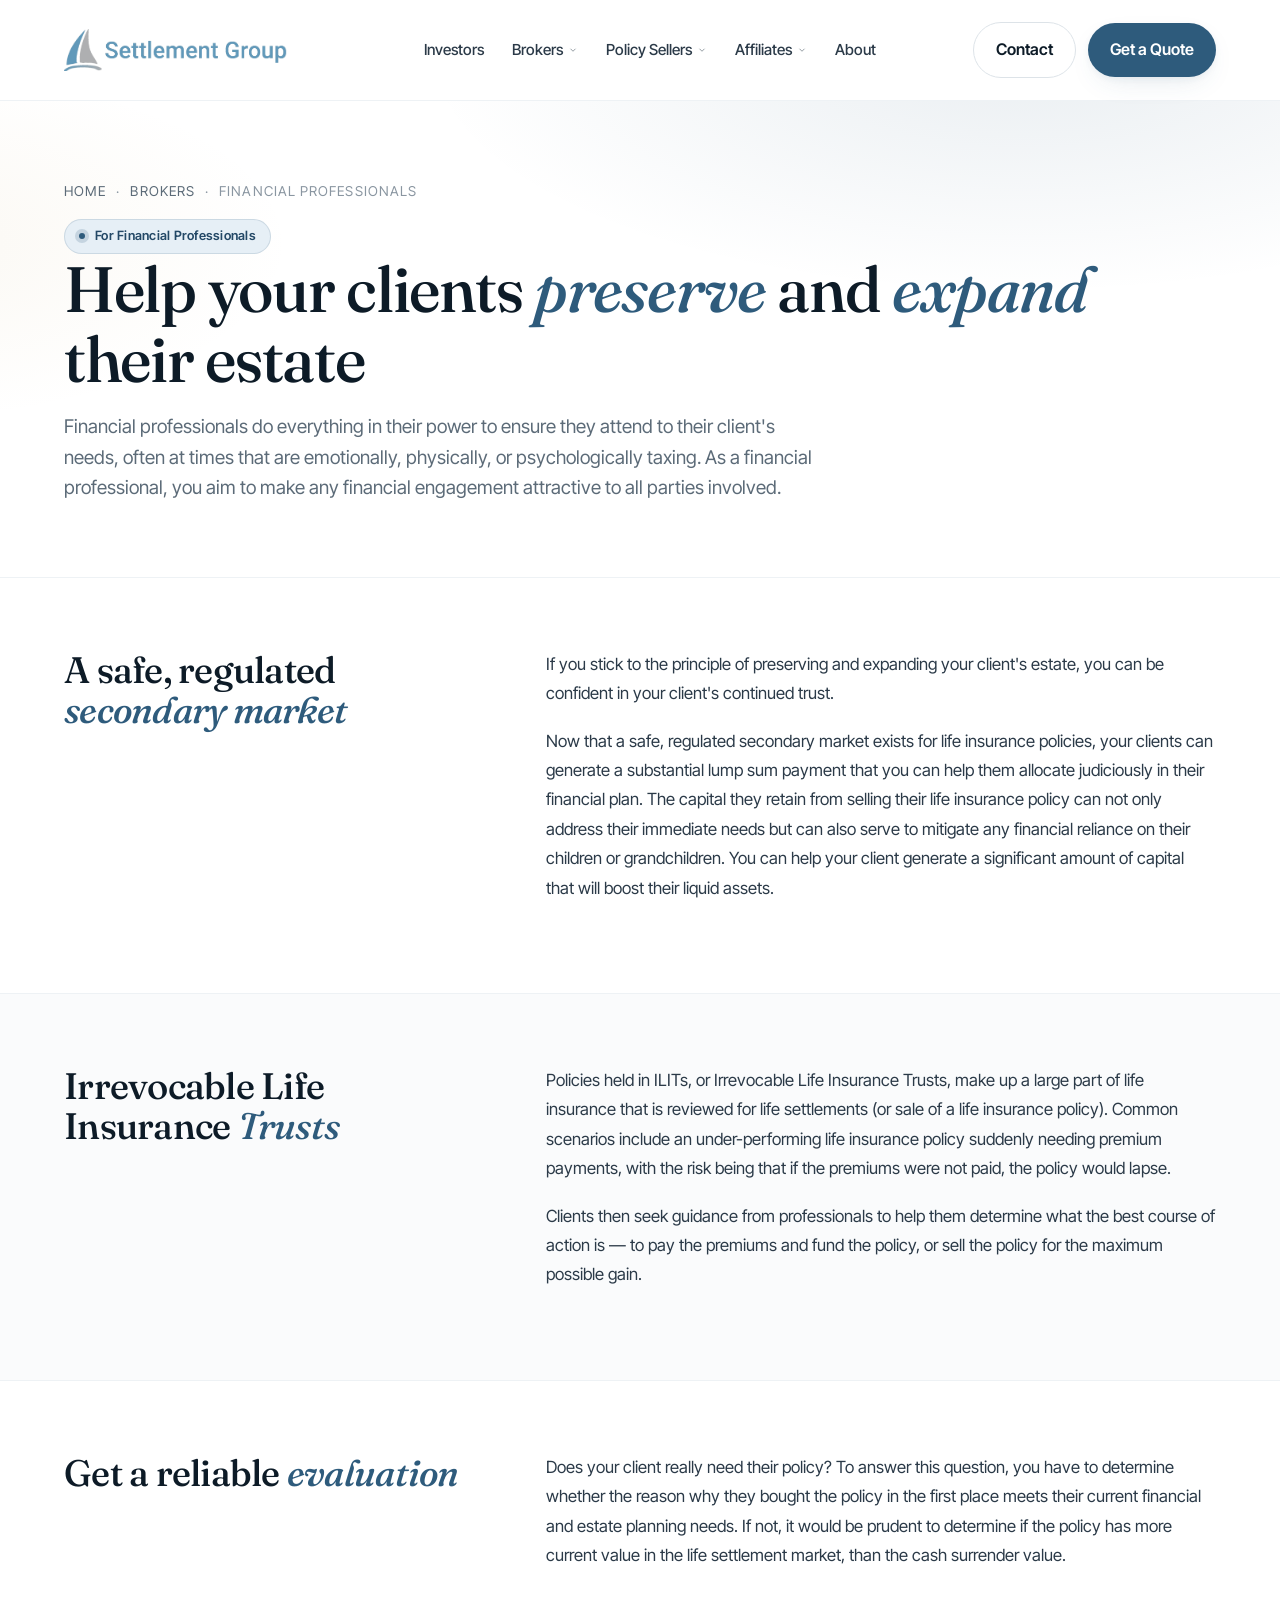
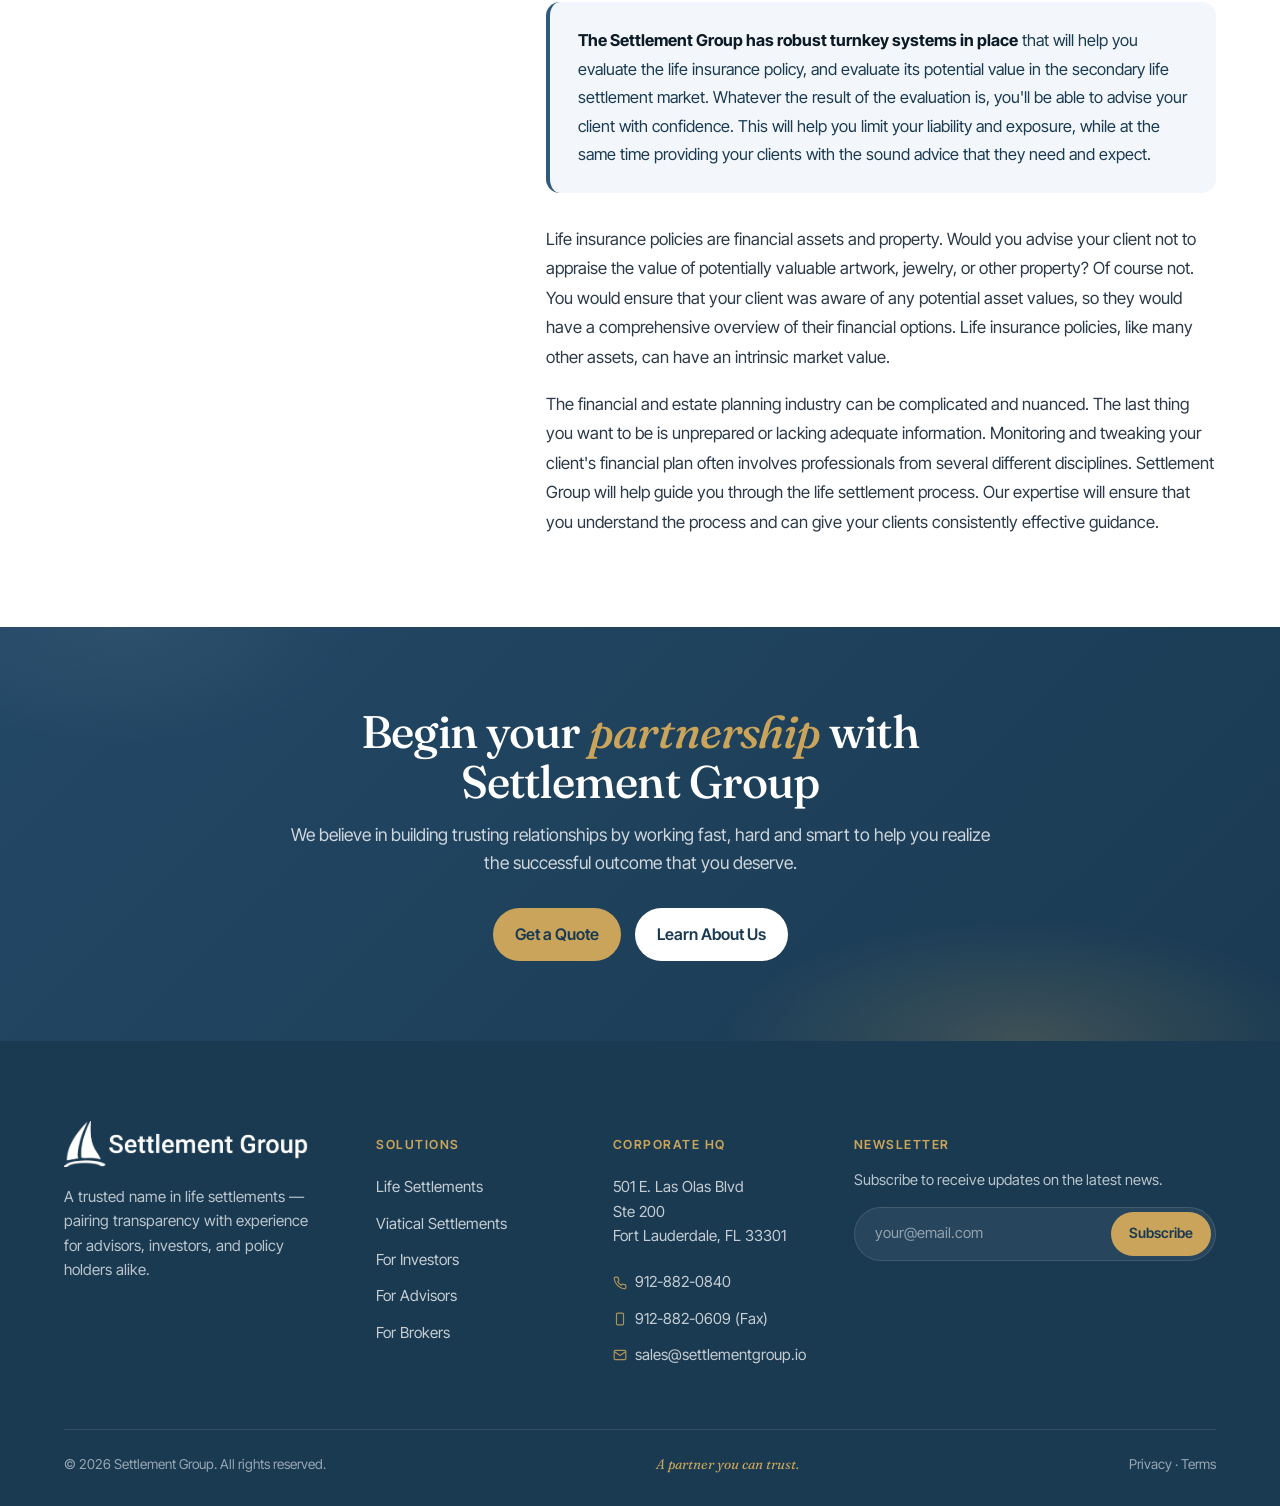
<file: financial-professionals.html>
<!DOCTYPE html>
<html lang="en">
<head>
<meta charset="UTF-8" />
<meta name="viewport" content="width=device-width, initial-scale=1.0" />
<title>Financial Professionals | Settlement Group</title>
<meta name="description" content="Financial professional resources for evaluating life insurance policies in the secondary settlement market." />
<link rel="preconnect" href="https://fonts.googleapis.com">
<link rel="preconnect" href="https://fonts.gstatic.com" crossorigin>
<link href="https://fonts.googleapis.com/css2?family=Fraunces:opsz,wght@9..144,400;9..144,500;9..144,600;9..144,700&family=Inter+Tight:wght@400;500;600;700&display=swap" rel="stylesheet">
<link rel="stylesheet" href="styles.css" />
</head>
<body>
<header class="site-header">
  <div class="container">
    <nav class="nav" aria-label="Primary">
      <a href="index.html" class="logo" aria-label="Settlement Group home">
        <img src="logo-transparent.png" alt="Settlement Group" />
      </a>
      <ul class="nav-links">
        <li><a href="investors.html">Investors</a></li>
        <li>
          <span class="nav-trigger">Brokers <svg class="nav-caret" viewBox="0 0 24 24" fill="none" stroke="currentColor" stroke-width="2"><polyline points="6 9 12 15 18 9"/></svg></span>
          <ul class="nav-submenu">
            <li><a href="advisors.html">Advisors</a></li>
            <li><a href="brokers.html">Brokers &amp; Agents</a></li>
            <li><a href="financial-professionals.html">Financial Professionals</a></li>
          </ul>
        </li>
        <li>
          <span class="nav-trigger">Policy Sellers <svg class="nav-caret" viewBox="0 0 24 24" fill="none" stroke="currentColor" stroke-width="2"><polyline points="6 9 12 15 18 9"/></svg></span>
          <ul class="nav-submenu">
            <li><a href="policy-sellers.html">Life Settlements</a></li>
            <li><a href="viatical-settlements.html">Viatical Settlements</a></li>
          </ul>
        </li>
        <li>
          <span class="nav-trigger">Affiliates <svg class="nav-caret" viewBox="0 0 24 24" fill="none" stroke="currentColor" stroke-width="2"><polyline points="6 9 12 15 18 9"/></svg></span>
          <ul class="nav-submenu">
            <li><a href="https://www.settlementoptions.io/" target="_blank" rel="noopener">Settlement Options</a></li>
            <li><a href="https://www.settlementservices.io/" target="_blank" rel="noopener">Settlement Services</a></li>
          </ul>
        </li>
        <li><a href="about.html">About</a></li>
      </ul>
      <div class="nav-cta">
        <a href="contact.html" class="btn btn-ghost">Contact</a>
        <a href="contact.html" class="btn btn-primary">Get a Quote</a>
        <button class="burger" aria-label="Open menu">
          <svg viewBox="0 0 24 24" fill="none" stroke="currentColor" stroke-width="2"><line x1="3" y1="6" x2="21" y2="6"/><line x1="3" y1="12" x2="21" y2="12"/><line x1="3" y1="18" x2="21" y2="18"/></svg>
        </button>
      </div>
    </nav>
  </div>
</header>

<!-- Mobile menu -->
<div class="mobile-menu">
  <div class="mobile-menu-head">
    <a href="index.html" class="logo"><img src="logo-transparent.png" alt="Settlement Group" style="height:40px"/></a>
    <button class="mobile-menu-close" aria-label="Close menu">
      <svg viewBox="0 0 24 24" fill="none" stroke="currentColor" stroke-width="2"><line x1="18" y1="6" x2="6" y2="18"/><line x1="6" y1="6" x2="18" y2="18"/></svg>
    </button>
  </div>
  <a href="index.html">Home</a>
  <a href="investors.html">Investors</a>
  <div class="group-label">Brokers</div>
  <a href="advisors.html" class="sub">Advisors</a>
  <a href="brokers.html" class="sub">Brokers &amp; Agents</a>
  <a href="financial-professionals.html" class="sub">Financial Professionals</a>
  <div class="group-label">Policy Sellers</div>
  <a href="policy-sellers.html" class="sub">Life Settlements</a>
  <a href="viatical-settlements.html" class="sub">Viatical Settlements</a>
  <div class="group-label">Affiliates</div>
  <a href="https://www.settlementoptions.io/" class="sub" target="_blank">Settlement Options</a>
  <a href="https://www.settlementservices.io/" class="sub" target="_blank">Settlement Services</a>
  <a href="about.html">About</a>
  <a href="contact.html">Contact</a>
  <a href="contact.html" class="btn btn-primary" style="margin-top:20px">Get a Quote</a>
</div>


<section class="page-hero">
  <div class="container">
    <div class="breadcrumbs"><a href="index.html">Home</a><span>·</span><a href="brokers.html">Brokers</a><span>·</span><span>Financial Professionals</span></div>
    <span class="eyebrow">For Financial Professionals</span>
    <h1>Help your clients <em>preserve</em> and <em>expand</em> their estate</h1>
    <p class="lead">Financial professionals do everything in their power to ensure they attend to their client's needs, often at times that are emotionally, physically, or psychologically taxing. As a financial professional, you aim to make any financial engagement attractive to all parties involved.</p>
  </div>
</section>

<section class="content-section">
  <div class="container content-grid">
    <h2>A safe, regulated <em>secondary market</em></h2>
    <div class="content-body">
      <p>If you stick to the principle of preserving and expanding your client's estate, you can be confident in your client's continued trust.</p>
      <p>Now that a safe, regulated secondary market exists for life insurance policies, your clients can generate a substantial lump sum payment that you can help them allocate judiciously in their financial plan. The capital they retain from selling their life insurance policy can not only address their immediate needs but can also serve to mitigate any financial reliance on their children or grandchildren. You can help your client generate a significant amount of capital that will boost their liquid assets.</p>
    </div>
  </div>
</section>

<section class="content-section" style="background:var(--bg-soft);border-top:1px solid var(--ink-100);border-bottom:1px solid var(--ink-100)">
  <div class="container content-grid">
    <h2>Irrevocable Life Insurance <em>Trusts</em></h2>
    <div class="content-body">
      <p>Policies held in ILITs, or Irrevocable Life Insurance Trusts, make up a large part of life insurance that is reviewed for life settlements (or sale of a life insurance policy). Common scenarios include an under-performing life insurance policy suddenly needing premium payments, with the risk being that if the premiums were not paid, the policy would lapse.</p>
      <p>Clients then seek guidance from professionals to help them determine what the best course of action is — to pay the premiums and fund the policy, or sell the policy for the maximum possible gain.</p>
    </div>
  </div>
</section>

<section class="content-section">
  <div class="container content-grid">
    <h2>Get a reliable <em>evaluation</em></h2>
    <div class="content-body">
      <p>Does your client really need their policy? To answer this question, you have to determine whether the reason why they bought the policy in the first place meets their current financial and estate planning needs. If not, it would be prudent to determine if the policy has more current value in the life settlement market, than the cash surrender value.</p>
      <div class="callout">
        <p><strong>The Settlement Group has robust turnkey systems in place</strong> that will help you evaluate the life insurance policy, and evaluate its potential value in the secondary life settlement market. Whatever the result of the evaluation is, you'll be able to advise your client with confidence. This will help you limit your liability and exposure, while at the same time providing your clients with the sound advice that they need and expect.</p>
      </div>
      <p>Life insurance policies are financial assets and property. Would you advise your client not to appraise the value of potentially valuable artwork, jewelry, or other property? Of course not. You would ensure that your client was aware of any potential asset values, so they would have a comprehensive overview of their financial options. Life insurance policies, like many other assets, can have an intrinsic market value.</p>
      <p>The financial and estate planning industry can be complicated and nuanced. The last thing you want to be is unprepared or lacking adequate information. Monitoring and tweaking your client's financial plan often involves professionals from several different disciplines. Settlement Group will help guide you through the life settlement process. Our expertise will ensure that you understand the process and can give your clients consistently effective guidance.</p>
    </div>
  </div>
</section>


<!-- ============== FINAL CTA STRIP ============== -->
<section class="cta-strip">
  <div class="container cta-strip-inner">
    <h2>Begin your <em>partnership</em> with Settlement Group</h2>
    <p>We believe in building trusting relationships by working fast, hard and smart to help you realize the successful outcome that you deserve.</p>
    <div class="cta-strip-actions">
      <a href="contact.html" class="btn btn-gold">Get a Quote</a>
      <a href="about.html" class="btn btn-white">Learn About Us</a>
    </div>
  </div>
</section>

<!-- ============== FOOTER ============== -->
<footer class="site-footer">
  <div class="container">
    <div class="footer-grid">
      <div class="footer-brand">
        <img src="logo-white.png" alt="Settlement Group" />
        <p>A trusted name in life settlements — pairing transparency with experience for advisors, investors, and policy holders alike.</p>
      </div>
      <div class="footer-col">
        <h4>Solutions</h4>
        <a href="policy-sellers.html">Life Settlements</a>
        <a href="viatical-settlements.html">Viatical Settlements</a>
        <a href="investors.html">For Investors</a>
        <a href="advisors.html">For Advisors</a>
        <a href="brokers.html">For Brokers</a>
      </div>
      <div class="footer-col">
        <h4>Corporate HQ</h4>
        <a href="https://g.co/kgs/3reo2uZ" target="_blank" rel="noopener">501 E. Las Olas Blvd<br>Ste 200<br>Fort Lauderdale, FL 33301</a>
        <a href="tel:9128820840" style="margin-top:10px">
          <svg class="ico" viewBox="0 0 24 24" fill="none" stroke="currentColor" stroke-width="2"><path d="M22 16.92v3a2 2 0 0 1-2.18 2 19.79 19.79 0 0 1-8.63-3.07 19.5 19.5 0 0 1-6-6 19.79 19.79 0 0 1-3.07-8.67A2 2 0 0 1 4.11 2h3a2 2 0 0 1 2 1.72c.13.95.37 1.88.72 2.76a2 2 0 0 1-.45 2.11L8.09 9.91a16 16 0 0 0 6 6l1.32-1.32a2 2 0 0 1 2.11-.45c.88.35 1.81.59 2.76.72A2 2 0 0 1 22 16.92z"/></svg>
          912-882-0840
        </a>
        <a href="tel:9128820609">
          <svg class="ico" viewBox="0 0 24 24" fill="none" stroke="currentColor" stroke-width="2"><rect x="6" y="2" width="12" height="20" rx="2"/><line x1="12" y1="18" x2="12" y2="18"/></svg>
          912-882-0609 (Fax)
        </a>
        <a href="mailto:sales@settlementgroup.io">
          <svg class="ico" viewBox="0 0 24 24" fill="none" stroke="currentColor" stroke-width="2"><path d="M4 4h16c1.1 0 2 .9 2 2v12c0 1.1-.9 2-2 2H4c-1.1 0-2-.9-2-2V6c0-1.1.9-2 2-2z"/><polyline points="22,6 12,13 2,6"/></svg>
          sales@settlementgroup.io
        </a>
      </div>
      <div class="footer-col">
        <h4>Newsletter</h4>
        <p style="font-size:.92rem;color:rgba(255,255,255,.7);margin-bottom:14px">Subscribe to receive updates on the latest news.</p>
        <form class="newsletter-form" novalidate>
          <input type="email" placeholder="your@email.com" required />
          <button type="submit">Subscribe</button>
        </form>
      </div>
    </div>
    <div class="footer-bottom">
      <span>© 2026 Settlement Group. All rights reserved.</span>
      <span><em>A partner you can trust.</em></span>
      <span>Privacy · Terms</span>
    </div>
  </div>
</footer>

<script src="script.js"></script>
</body>
</html>
</file>
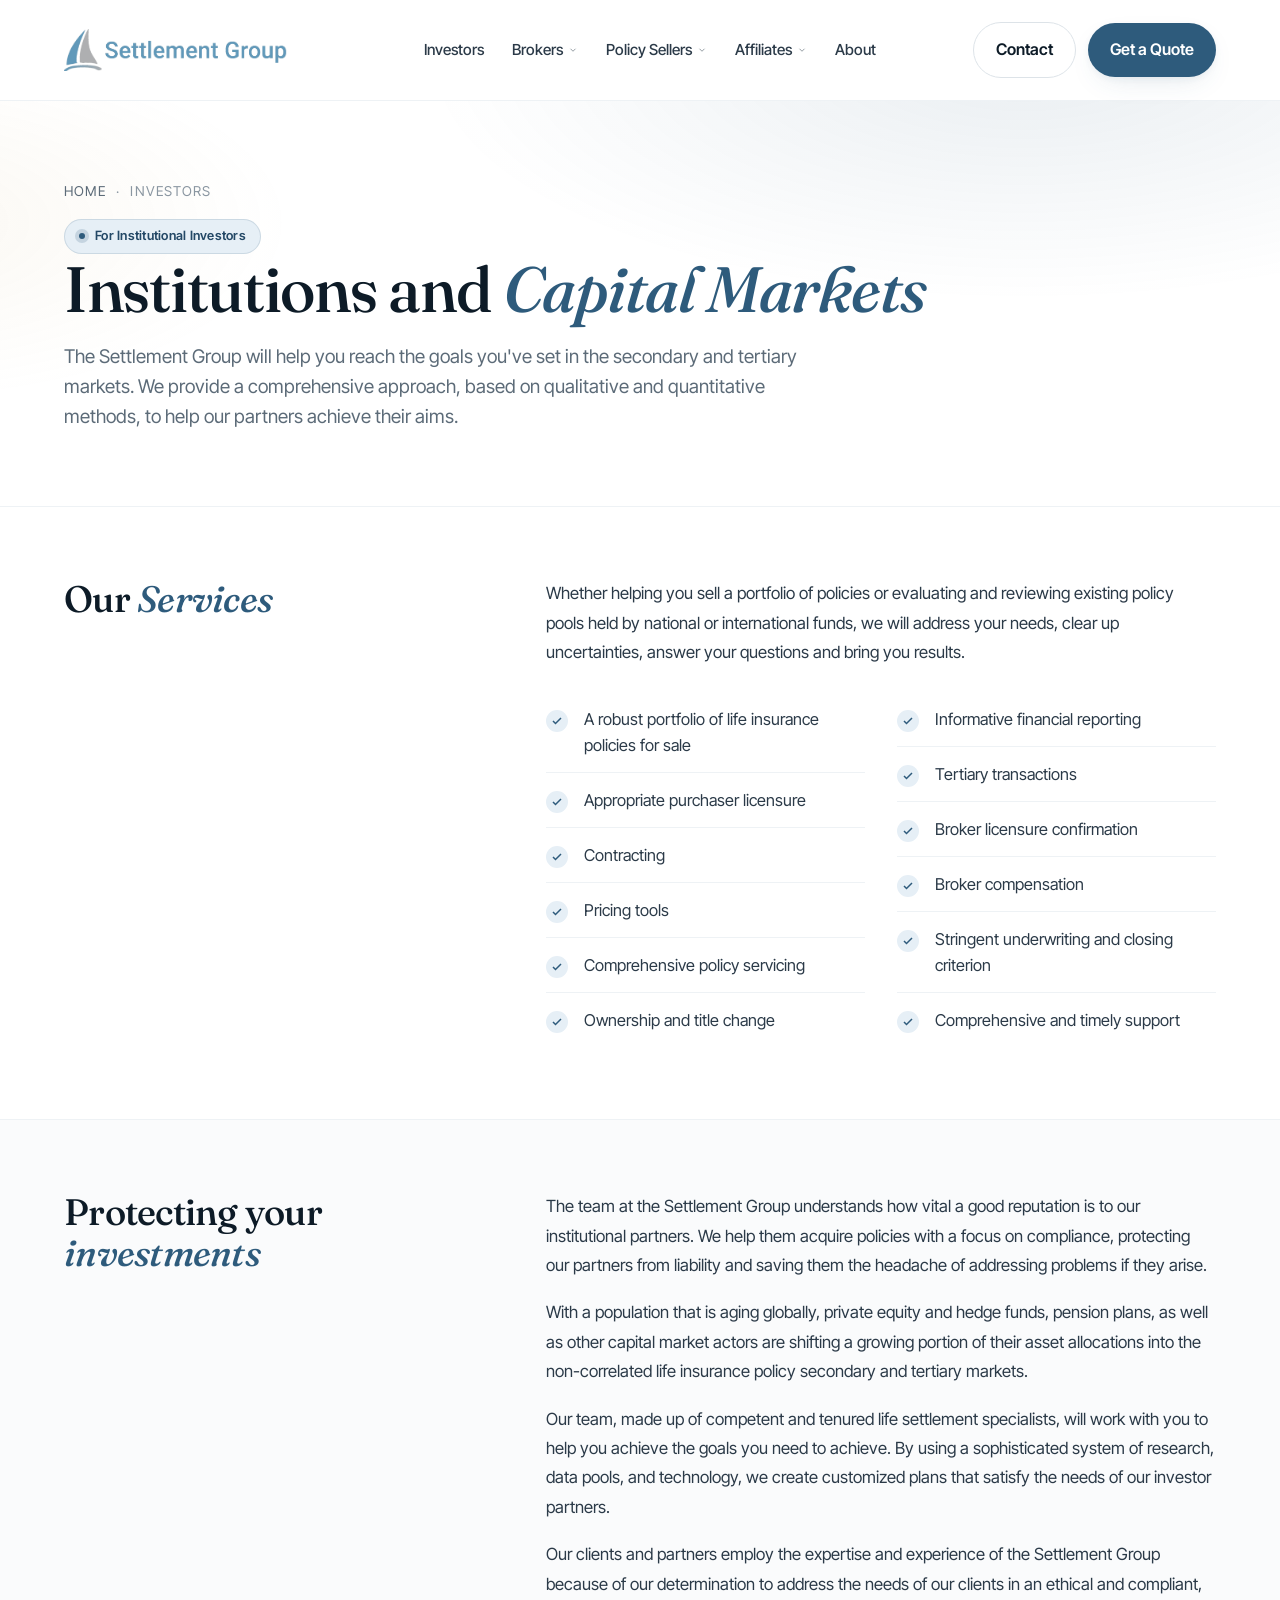
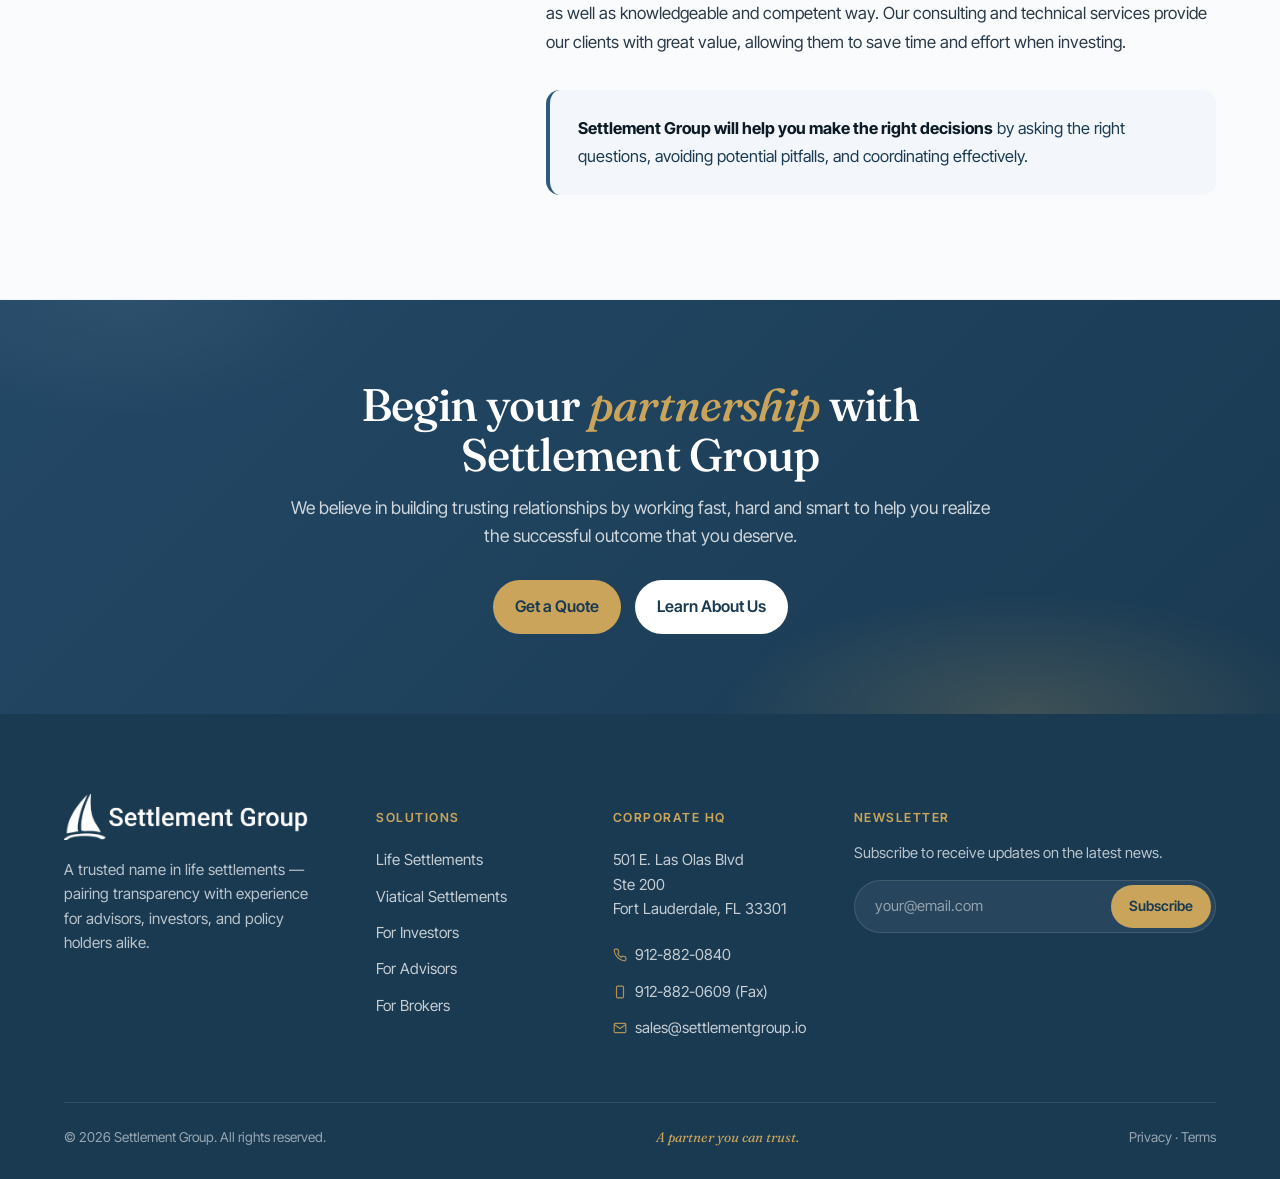
<file: investors.html>
<!DOCTYPE html>
<html lang="en">
<head>
<meta charset="UTF-8" />
<meta name="viewport" content="width=device-width, initial-scale=1.0" />
<title>Institutions and Capital Markets | Settlement Group</title>
<meta name="description" content="Institutional investor services for the secondary and tertiary life settlement markets." />
<link rel="preconnect" href="https://fonts.googleapis.com">
<link rel="preconnect" href="https://fonts.gstatic.com" crossorigin>
<link href="https://fonts.googleapis.com/css2?family=Fraunces:opsz,wght@9..144,400;9..144,500;9..144,600;9..144,700&family=Inter+Tight:wght@400;500;600;700&display=swap" rel="stylesheet">
<link rel="stylesheet" href="styles.css" />
</head>
<body>
<header class="site-header">
  <div class="container">
    <nav class="nav" aria-label="Primary">
      <a href="index.html" class="logo" aria-label="Settlement Group home">
        <img src="logo-transparent.png" alt="Settlement Group" />
      </a>
      <ul class="nav-links">
        <li><a href="investors.html">Investors</a></li>
        <li>
          <span class="nav-trigger">Brokers <svg class="nav-caret" viewBox="0 0 24 24" fill="none" stroke="currentColor" stroke-width="2"><polyline points="6 9 12 15 18 9"/></svg></span>
          <ul class="nav-submenu">
            <li><a href="advisors.html">Advisors</a></li>
            <li><a href="brokers.html">Brokers &amp; Agents</a></li>
            <li><a href="financial-professionals.html">Financial Professionals</a></li>
          </ul>
        </li>
        <li>
          <span class="nav-trigger">Policy Sellers <svg class="nav-caret" viewBox="0 0 24 24" fill="none" stroke="currentColor" stroke-width="2"><polyline points="6 9 12 15 18 9"/></svg></span>
          <ul class="nav-submenu">
            <li><a href="policy-sellers.html">Life Settlements</a></li>
            <li><a href="viatical-settlements.html">Viatical Settlements</a></li>
          </ul>
        </li>
        <li>
          <span class="nav-trigger">Affiliates <svg class="nav-caret" viewBox="0 0 24 24" fill="none" stroke="currentColor" stroke-width="2"><polyline points="6 9 12 15 18 9"/></svg></span>
          <ul class="nav-submenu">
            <li><a href="https://www.settlementoptions.io/" target="_blank" rel="noopener">Settlement Options</a></li>
            <li><a href="https://www.settlementservices.io/" target="_blank" rel="noopener">Settlement Services</a></li>
          </ul>
        </li>
        <li><a href="about.html">About</a></li>
      </ul>
      <div class="nav-cta">
        <a href="contact.html" class="btn btn-ghost">Contact</a>
        <a href="contact.html" class="btn btn-primary">Get a Quote</a>
        <button class="burger" aria-label="Open menu">
          <svg viewBox="0 0 24 24" fill="none" stroke="currentColor" stroke-width="2"><line x1="3" y1="6" x2="21" y2="6"/><line x1="3" y1="12" x2="21" y2="12"/><line x1="3" y1="18" x2="21" y2="18"/></svg>
        </button>
      </div>
    </nav>
  </div>
</header>

<!-- Mobile menu -->
<div class="mobile-menu">
  <div class="mobile-menu-head">
    <a href="index.html" class="logo"><img src="logo-transparent.png" alt="Settlement Group" style="height:40px"/></a>
    <button class="mobile-menu-close" aria-label="Close menu">
      <svg viewBox="0 0 24 24" fill="none" stroke="currentColor" stroke-width="2"><line x1="18" y1="6" x2="6" y2="18"/><line x1="6" y1="6" x2="18" y2="18"/></svg>
    </button>
  </div>
  <a href="index.html">Home</a>
  <a href="investors.html">Investors</a>
  <div class="group-label">Brokers</div>
  <a href="advisors.html" class="sub">Advisors</a>
  <a href="brokers.html" class="sub">Brokers &amp; Agents</a>
  <a href="financial-professionals.html" class="sub">Financial Professionals</a>
  <div class="group-label">Policy Sellers</div>
  <a href="policy-sellers.html" class="sub">Life Settlements</a>
  <a href="viatical-settlements.html" class="sub">Viatical Settlements</a>
  <div class="group-label">Affiliates</div>
  <a href="https://www.settlementoptions.io/" class="sub" target="_blank">Settlement Options</a>
  <a href="https://www.settlementservices.io/" class="sub" target="_blank">Settlement Services</a>
  <a href="about.html">About</a>
  <a href="contact.html">Contact</a>
  <a href="contact.html" class="btn btn-primary" style="margin-top:20px">Get a Quote</a>
</div>


<section class="page-hero">
  <div class="container">
    <div class="breadcrumbs"><a href="index.html">Home</a><span>·</span><span>Investors</span></div>
    <span class="eyebrow">For Institutional Investors</span>
    <h1>Institutions and <em>Capital Markets</em></h1>
    <p class="lead">The Settlement Group will help you reach the goals you've set in the secondary and tertiary markets. We provide a comprehensive approach, based on qualitative and quantitative methods, to help our partners achieve their aims.</p>
  </div>
</section>

<section class="content-section">
  <div class="container content-grid">
    <h2>Our <em>Services</em></h2>
    <div class="content-body">
      <p>Whether helping you sell a portfolio of policies or evaluating and reviewing existing policy pools held by national or international funds, we will address your needs, clear up uncertainties, answer your questions and bring you results.</p>
      <div style="display:grid;grid-template-columns:1fr 1fr;gap:8px 32px;margin-top:24px">
        <ul class="content-list" style="margin:0">
          <li>A robust portfolio of life insurance policies for sale</li>
          <li>Appropriate purchaser licensure</li>
          <li>Contracting</li>
          <li>Pricing tools</li>
          <li>Comprehensive policy servicing</li>
          <li>Ownership and title change</li>
        </ul>
        <ul class="content-list" style="margin:0">
          <li>Informative financial reporting</li>
          <li>Tertiary transactions</li>
          <li>Broker licensure confirmation</li>
          <li>Broker compensation</li>
          <li>Stringent underwriting and closing criterion</li>
          <li>Comprehensive and timely support</li>
        </ul>
      </div>
    </div>
  </div>
  <style>@media(max-width:700px){.content-body div[style*="grid-template-columns:1fr 1fr"]{grid-template-columns:1fr !important}}</style>
</section>

<section class="content-section" style="background:var(--bg-soft);border-top:1px solid var(--ink-100);border-bottom:1px solid var(--ink-100)">
  <div class="container content-grid">
    <h2>Protecting your <em>investments</em></h2>
    <div class="content-body">
      <p>The team at the Settlement Group understands how vital a good reputation is to our institutional partners. We help them acquire policies with a focus on compliance, protecting our partners from liability and saving them the headache of addressing problems if they arise.</p>
      <p>With a population that is aging globally, private equity and hedge funds, pension plans, as well as other capital market actors are shifting a growing portion of their asset allocations into the non-correlated life insurance policy secondary and tertiary markets.</p>
      <p>Our team, made up of competent and tenured life settlement specialists, will work with you to help you achieve the goals you need to achieve. By using a sophisticated system of research, data pools, and technology, we create customized plans that satisfy the needs of our investor partners.</p>
      <p>Our clients and partners employ the expertise and experience of the Settlement Group because of our determination to address the needs of our clients in an ethical and compliant, as well as knowledgeable and competent way. Our consulting and technical services provide our clients with great value, allowing them to save time and effort when investing.</p>
      <div class="callout">
        <p><strong>Settlement Group will help you make the right decisions</strong> by asking the right questions, avoiding potential pitfalls, and coordinating effectively.</p>
      </div>
    </div>
  </div>
</section>


<!-- ============== FINAL CTA STRIP ============== -->
<section class="cta-strip">
  <div class="container cta-strip-inner">
    <h2>Begin your <em>partnership</em> with Settlement Group</h2>
    <p>We believe in building trusting relationships by working fast, hard and smart to help you realize the successful outcome that you deserve.</p>
    <div class="cta-strip-actions">
      <a href="contact.html" class="btn btn-gold">Get a Quote</a>
      <a href="about.html" class="btn btn-white">Learn About Us</a>
    </div>
  </div>
</section>

<!-- ============== FOOTER ============== -->
<footer class="site-footer">
  <div class="container">
    <div class="footer-grid">
      <div class="footer-brand">
        <img src="logo-white.png" alt="Settlement Group" />
        <p>A trusted name in life settlements — pairing transparency with experience for advisors, investors, and policy holders alike.</p>
      </div>
      <div class="footer-col">
        <h4>Solutions</h4>
        <a href="policy-sellers.html">Life Settlements</a>
        <a href="viatical-settlements.html">Viatical Settlements</a>
        <a href="investors.html">For Investors</a>
        <a href="advisors.html">For Advisors</a>
        <a href="brokers.html">For Brokers</a>
      </div>
      <div class="footer-col">
        <h4>Corporate HQ</h4>
        <a href="https://g.co/kgs/3reo2uZ" target="_blank" rel="noopener">501 E. Las Olas Blvd<br>Ste 200<br>Fort Lauderdale, FL 33301</a>
        <a href="tel:9128820840" style="margin-top:10px">
          <svg class="ico" viewBox="0 0 24 24" fill="none" stroke="currentColor" stroke-width="2"><path d="M22 16.92v3a2 2 0 0 1-2.18 2 19.79 19.79 0 0 1-8.63-3.07 19.5 19.5 0 0 1-6-6 19.79 19.79 0 0 1-3.07-8.67A2 2 0 0 1 4.11 2h3a2 2 0 0 1 2 1.72c.13.95.37 1.88.72 2.76a2 2 0 0 1-.45 2.11L8.09 9.91a16 16 0 0 0 6 6l1.32-1.32a2 2 0 0 1 2.11-.45c.88.35 1.81.59 2.76.72A2 2 0 0 1 22 16.92z"/></svg>
          912-882-0840
        </a>
        <a href="tel:9128820609">
          <svg class="ico" viewBox="0 0 24 24" fill="none" stroke="currentColor" stroke-width="2"><rect x="6" y="2" width="12" height="20" rx="2"/><line x1="12" y1="18" x2="12" y2="18"/></svg>
          912-882-0609 (Fax)
        </a>
        <a href="mailto:sales@settlementgroup.io">
          <svg class="ico" viewBox="0 0 24 24" fill="none" stroke="currentColor" stroke-width="2"><path d="M4 4h16c1.1 0 2 .9 2 2v12c0 1.1-.9 2-2 2H4c-1.1 0-2-.9-2-2V6c0-1.1.9-2 2-2z"/><polyline points="22,6 12,13 2,6"/></svg>
          sales@settlementgroup.io
        </a>
      </div>
      <div class="footer-col">
        <h4>Newsletter</h4>
        <p style="font-size:.92rem;color:rgba(255,255,255,.7);margin-bottom:14px">Subscribe to receive updates on the latest news.</p>
        <form class="newsletter-form" novalidate>
          <input type="email" placeholder="your@email.com" required />
          <button type="submit">Subscribe</button>
        </form>
      </div>
    </div>
    <div class="footer-bottom">
      <span>© 2026 Settlement Group. All rights reserved.</span>
      <span><em>A partner you can trust.</em></span>
      <span>Privacy · Terms</span>
    </div>
  </div>
</footer>

<script src="script.js"></script>
</body>
</html>
</file>
<file: styles.css>
/* =========================================================
   SETTLEMENT GROUP — DESIGN SYSTEM
   Brand: #2e5b7c (navy-blue) + white + warm gold accent
   ========================================================= */
:root{
  /* Brand — primary navy-blue */
  --brand-900:#1a3a52;
  --brand-800:#234866;
  --brand-700:#2e5b7c;  /* PRIMARY */
  --brand-600:#3d7099;
  --brand-500:#5189b6;
  --brand-400:#7ba6c8;
  --brand-100:#e6eff6;
  --brand-50:#f3f7fb;

  /* Neutrals */
  --ink-900:#0d1b27;
  --ink-700:#2b3a48;
  --ink-500:#5c6b78;
  --ink-400:#8a96a1;
  --ink-200:#dde3e8;
  --ink-100:#eef2f5;
  --bg:#ffffff;
  --bg-soft:#fafbfc;

  /* Accent — warm gold */
  --gold:#c9a45a;
  --gold-deep:#a8853e;

  /* System */
  --radius-sm:10px;
  --radius:14px;
  --radius-lg:22px;
  --radius-xl:28px;
  --shadow-sm:0 1px 2px rgba(46,91,124,.06);
  --shadow:0 10px 30px -12px rgba(46,91,124,.18), 0 2px 6px rgba(46,91,124,.06);
  --shadow-lg:0 30px 60px -20px rgba(46,91,124,.25);

  --container:1200px;
  --gutter:24px;

  --font-display:"Fraunces", Georgia, serif;
  --font-body:"Inter Tight", -apple-system, BlinkMacSystemFont, "Segoe UI", sans-serif;
}

/* ========= RESET / BASE ========= */
*,*::before,*::after{box-sizing:border-box}
html{scroll-behavior:smooth;-webkit-text-size-adjust:100%}
body{
  margin:0;
  font-family:var(--font-body);
  color:var(--ink-900);
  background:var(--bg);
  line-height:1.6;
  -webkit-font-smoothing:antialiased;
}
a{color:inherit;text-decoration:none}
img{max-width:100%;display:block}
button{font:inherit;cursor:pointer;border:none;background:none}

h1,h2,h3,h4,h5{font-family:var(--font-display);font-weight:500;letter-spacing:-0.02em;color:var(--ink-900);line-height:1.1}
h1{font-size:clamp(2.4rem,5.2vw,4rem);margin:0 0 18px}
h2{font-size:clamp(1.9rem,3.6vw,2.85rem);margin:0 0 16px}
h3{font-size:1.4rem;margin:0 0 10px;font-weight:600}
p{margin:0 0 14px;color:var(--ink-700)}

.container{max-width:var(--container);margin:0 auto;padding:0 var(--gutter)}

.eyebrow{
  display:inline-flex;align-items:center;gap:10px;
  padding:6px 14px;border-radius:999px;
  background:var(--brand-100);color:var(--brand-800);
  font-size:.8rem;font-weight:600;letter-spacing:.02em;
  border:1px solid rgba(46,91,124,.15);
}
.eyebrow::before{
  content:"";width:6px;height:6px;border-radius:50%;
  background:var(--brand-700);
  box-shadow:0 0 0 4px rgba(46,91,124,.18);
}

/* ========= BUTTONS ========= */
.btn{
  display:inline-flex;align-items:center;justify-content:center;gap:10px;
  padding:14px 22px;border-radius:999px;
  font-weight:600;font-size:1rem;
  transition:transform .18s ease, box-shadow .18s ease, background .18s ease;
  white-space:nowrap;
}
.btn-primary{background:var(--brand-700);color:#fff;box-shadow:var(--shadow)}
.btn-primary:hover{background:var(--brand-800);transform:translateY(-1px);box-shadow:var(--shadow-lg)}
.btn-ghost{background:transparent;color:var(--ink-900);border:1px solid var(--ink-200)}
.btn-ghost:hover{border-color:var(--brand-700);color:var(--brand-700)}
.btn-white{background:#fff;color:var(--brand-900)}
.btn-white:hover{transform:translateY(-1px);box-shadow:var(--shadow)}
.btn-gold{background:var(--gold);color:var(--brand-900)}
.btn-gold:hover{background:var(--gold-deep);color:#fff;transform:translateY(-1px)}

section{padding:88px 0}
@media (max-width:768px){section{padding:64px 0}}

/* ========= HEADER / NAV ========= */
.site-header{
  position:sticky;top:0;z-index:50;
  background:rgba(255,255,255,.88);
  backdrop-filter:saturate(180%) blur(12px);
  border-bottom:1px solid var(--ink-100);
}
.nav{display:flex;align-items:center;justify-content:space-between;padding:16px 0;gap:24px}
.logo{display:flex;align-items:center;height:42px}
.logo img{height:100%;width:auto}

.nav-links{display:flex;gap:28px;align-items:center}
.nav-links > li{position:relative;list-style:none}
.nav-links > li > a,
.nav-links > li > .nav-trigger{
  font-size:.95rem;color:var(--ink-700);font-weight:500;
  padding:6px 0;display:inline-flex;align-items:center;gap:5px;cursor:pointer;
  position:relative;
}
.nav-links > li > a:hover,
.nav-links > li:hover > .nav-trigger{color:var(--brand-700)}
.nav-links > li > a::after{
  content:"";position:absolute;left:0;right:0;bottom:-6px;height:2px;
  background:var(--brand-700);transform:scaleX(0);transform-origin:left;
  transition:transform .25s ease;
}
.nav-links > li > a:hover::after{transform:scaleX(1)}
.nav-links > li > a.active{color:var(--brand-700)}
.nav-links > li > a.active::after{transform:scaleX(1)}

.nav-caret{width:10px;height:10px;opacity:.6}

/* Dropdown */
.nav-submenu{
  position:absolute;top:calc(100% + 12px);left:-12px;
  background:#fff;border:1px solid var(--ink-100);
  border-radius:var(--radius);padding:10px;
  min-width:260px;
  opacity:0;visibility:hidden;transform:translateY(-6px);
  transition:all .22s ease;
  box-shadow:var(--shadow);
  list-style:none;margin:0;
}
.nav-links > li:hover > .nav-submenu,
.nav-links > li:focus-within > .nav-submenu{
  opacity:1;visibility:visible;transform:translateY(0);
}
.nav-submenu li{list-style:none}
.nav-submenu a{
  display:block;padding:10px 14px;border-radius:8px;
  font-size:.92rem;color:var(--ink-700);font-weight:500;
  transition:all .15s ease;
}
.nav-submenu a:hover{background:var(--brand-50);color:var(--brand-700)}

.nav-cta{display:flex;gap:12px;align-items:center}
.burger{
  display:none;width:44px;height:44px;border-radius:10px;
  border:1px solid var(--ink-200);
  align-items:center;justify-content:center;
}
.burger svg{width:20px;height:20px;color:var(--ink-900)}

@media (max-width:1024px){
  .nav-links{display:none}
  .burger{display:inline-flex}
  .nav-cta .btn-ghost{display:none}
}

/* Mobile menu */
.mobile-menu{
  position:fixed;inset:0;background:#fff;z-index:60;
  padding:24px;overflow-y:auto;
  transform:translateX(100%);transition:transform .3s ease;
  display:flex;flex-direction:column;gap:8px;
}
.mobile-menu.open{transform:translateX(0)}
.mobile-menu-head{display:flex;justify-content:space-between;align-items:center;margin-bottom:24px}
.mobile-menu-close{width:44px;height:44px;border-radius:10px;border:1px solid var(--ink-200);display:grid;place-items:center}
.mobile-menu-close svg{width:20px;height:20px}
.mobile-menu a{
  display:block;padding:14px 16px;border-radius:10px;
  font-size:1rem;font-weight:500;color:var(--ink-900);
  border-bottom:1px solid var(--ink-100);
}
.mobile-menu a.sub{padding-left:32px;font-size:.95rem;color:var(--ink-700)}
.mobile-menu .group-label{
  padding:14px 16px 6px;font-size:.78rem;text-transform:uppercase;letter-spacing:.08em;
  color:var(--brand-700);font-weight:700;
}
.mobile-menu .btn{margin-top:14px}

/* ========= SECTION HEADERS ========= */
.section-head{text-align:center;max-width:720px;margin:0 auto 56px}
.section-head .eyebrow{margin-bottom:16px}
.section-head h2{margin-bottom:14px}
.section-head h2 em{font-style:italic;color:var(--brand-700);font-weight:500}
.section-head p{color:var(--ink-500);font-size:1.08rem}

/* ========= FOOTER ========= */
.site-footer{
  background:var(--brand-900);color:rgba(255,255,255,.85);
  padding:80px 0 30px;
}
.footer-grid{
  display:grid;grid-template-columns:1.4fr 1fr 1fr 1.2fr;gap:48px;
  margin-bottom:56px;
}
@media (max-width:900px){
  .footer-grid{grid-template-columns:1fr 1fr;gap:36px}
}
@media (max-width:560px){
  .footer-grid{grid-template-columns:1fr}
}
.footer-brand img{height:46px;width:auto;margin-bottom:18px}
.footer-brand p{color:rgba(255,255,255,.7);font-size:.95rem;max-width:300px}
.footer-col h4{
  font-family:var(--font-body);
  font-size:.78rem;text-transform:uppercase;letter-spacing:.12em;
  color:var(--gold);font-weight:600;margin-bottom:18px;
}
.footer-col a{
  display:flex;align-items:center;gap:8px;
  padding:6px 0;font-size:.95rem;color:rgba(255,255,255,.75);
  transition:color .2s ease, padding-left .2s ease;
}
.footer-col a:hover{color:#fff;padding-left:4px}
.footer-col .ico{width:14px;height:14px;flex-shrink:0;color:var(--gold);opacity:.85}

.newsletter-form{
  display:flex;background:rgba(255,255,255,.06);
  border:1px solid rgba(255,255,255,.12);border-radius:999px;
  padding:4px;margin-top:8px;
}
.newsletter-form input{
  flex:1;background:transparent;border:none;outline:none;
  padding:10px 16px;color:#fff;font:inherit;font-size:.92rem;
}
.newsletter-form input::placeholder{color:rgba(255,255,255,.5)}
.newsletter-form button{
  padding:10px 18px;border-radius:999px;
  background:var(--gold);color:var(--brand-900);font-weight:600;
  font-size:.88rem;cursor:pointer;transition:background .2s ease;
}
.newsletter-form button:hover{background:#fff}

.footer-bottom{
  border-top:1px solid rgba(255,255,255,.1);padding-top:24px;
  display:flex;justify-content:space-between;align-items:center;
  font-size:.85rem;color:rgba(255,255,255,.55);
}
.footer-bottom em{font-family:var(--font-display);font-style:italic;color:var(--gold)}
@media (max-width:600px){
  .footer-bottom{flex-direction:column;gap:12px;text-align:center}
}

/* ========= PAGE HERO (inner pages) ========= */
.page-hero{
  padding:80px 0 60px;
  background:
    radial-gradient(1000px 400px at 80% -10%, rgba(46,91,124,.10), transparent 60%),
    radial-gradient(700px 300px at -10% 30%, rgba(201,164,90,.08), transparent 60%),
    var(--bg);
  border-bottom:1px solid var(--ink-100);
}
.page-hero h1{margin-bottom:18px}
.page-hero h1 em{font-style:italic;color:var(--brand-700);font-weight:500}
.page-hero .lead{
  font-size:1.18rem;color:var(--ink-500);max-width:760px;
}
.page-hero .breadcrumbs{
  display:flex;gap:10px;align-items:center;
  font-size:.85rem;color:var(--ink-500);margin-bottom:16px;
  text-transform:uppercase;letter-spacing:.08em;
}
.page-hero .breadcrumbs a:hover{color:var(--brand-700)}
.page-hero .breadcrumbs span{color:var(--ink-400)}

/* Page hero with image variant */
.page-hero.with-image .page-hero-grid{
  display:grid;grid-template-columns:1.1fr 1fr;gap:56px;align-items:center;
}
@media (max-width:900px){
  .page-hero.with-image .page-hero-grid{grid-template-columns:1fr;gap:36px}
}
.page-hero-image{
  border-radius:var(--radius-xl);overflow:hidden;
  box-shadow:var(--shadow-lg);
  aspect-ratio:4/3;position:relative;
  background:linear-gradient(135deg,#cddae8,#e6eff6);
}
.page-hero-image img{
  width:100%;height:100%;object-fit:cover;display:block;
}

/* ========= GENERIC CONTENT ========= */
.content-section{padding:72px 0}
.content-grid{display:grid;grid-template-columns:1fr 1.6fr;gap:64px;align-items:start}
@media (max-width:900px){.content-grid{grid-template-columns:1fr;gap:32px}}
.content-grid h2{font-size:clamp(1.7rem,3vw,2.3rem);position:sticky;top:96px}
.content-grid h2 em{font-style:italic;color:var(--brand-700);font-weight:500}
.content-body p{font-size:1.05rem;color:var(--ink-700);margin-bottom:18px;line-height:1.75}
.content-body strong{color:var(--ink-900)}

.content-list{list-style:none;padding:0;margin:24px 0}
.content-list li{
  position:relative;padding:14px 0 14px 38px;
  font-size:1.02rem;color:var(--ink-700);
  border-bottom:1px solid var(--ink-100);
}
.content-list li:last-child{border-bottom:none}
.content-list li::before{
  content:"";position:absolute;left:0;top:18px;
  width:22px;height:22px;border-radius:50%;
  background:var(--brand-100) url("data:image/svg+xml;utf8,<svg xmlns='http://www.w3.org/2000/svg' viewBox='0 0 24 24' fill='none' stroke='%232e5b7c' stroke-width='3'><polyline points='20 6 9 17 4 12'/></svg>") center/12px no-repeat;
}

/* ========= CALLOUT BOX ========= */
.callout{
  background:var(--brand-50);border-left:4px solid var(--brand-700);
  border-radius:var(--radius);padding:24px 28px;margin:32px 0;
}
.callout p{margin-bottom:0;font-size:1.02rem;color:var(--brand-900)}
.callout p + p{margin-top:14px}

/* ========= TWO-COLUMN FEATURES ========= */
.feature-cards{
  display:grid;grid-template-columns:repeat(auto-fit,minmax(280px,1fr));gap:24px;
}

/* 5-card variant: 3 on top, 2 centered on bottom */
.feature-cards-5{
  display:grid;
  grid-template-columns:repeat(6, 1fr);
  gap:24px;
  max-width:1100px;margin:0 auto;
}
.feature-cards-5 > .feature-card{grid-column:span 2}
.feature-cards-5 > .feature-card:nth-child(4){grid-column:2 / span 2}
.feature-cards-5 > .feature-card:nth-child(5){grid-column:span 2}
@media (max-width:900px){
  .feature-cards-5{grid-template-columns:1fr 1fr}
  .feature-cards-5 > .feature-card,
  .feature-cards-5 > .feature-card:nth-child(4),
  .feature-cards-5 > .feature-card:nth-child(5){grid-column:auto}
  .feature-cards-5 > .feature-card:nth-child(5){grid-column:1 / -1}
}
@media (max-width:600px){
  .feature-cards-5{grid-template-columns:1fr}
  .feature-cards-5 > .feature-card:nth-child(5){grid-column:auto}
}
.feature-card{
  background:#fff;border:1px solid var(--ink-100);border-radius:var(--radius-lg);
  padding:28px;transition:all .25s ease;
}
.feature-card:hover{transform:translateY(-4px);box-shadow:var(--shadow);border-color:var(--brand-400)}
.feature-card .ico-wrap{
  width:48px;height:48px;border-radius:12px;
  background:var(--brand-100);color:var(--brand-700);
  display:grid;place-items:center;margin-bottom:18px;
}
.feature-card .ico-wrap svg{width:24px;height:24px}
.feature-card h3{margin-bottom:8px}
.feature-card p{font-size:.96rem;color:var(--ink-500);margin:0}

/* ========= CTA STRIP ========= */
.cta-strip{
  background:linear-gradient(135deg,var(--brand-800),var(--brand-900));
  color:#fff;padding:80px 0;position:relative;overflow:hidden;
}
.cta-strip::before{
  content:"";position:absolute;inset:0;
  background:
    radial-gradient(500px 200px at 80% 100%, rgba(201,164,90,.2), transparent 60%),
    radial-gradient(400px 200px at 10% 0%, rgba(255,255,255,.05), transparent 60%);
  pointer-events:none;
}
.cta-strip-inner{position:relative;z-index:1;text-align:center;max-width:760px;margin:0 auto}
.cta-strip h2{color:#fff;margin-bottom:14px}
.cta-strip h2 em{font-style:italic;color:var(--gold);font-weight:500}
.cta-strip p{color:rgba(255,255,255,.78);font-size:1.1rem;margin-bottom:30px}
.cta-strip-actions{display:flex;gap:14px;flex-wrap:wrap;justify-content:center}
</file>
